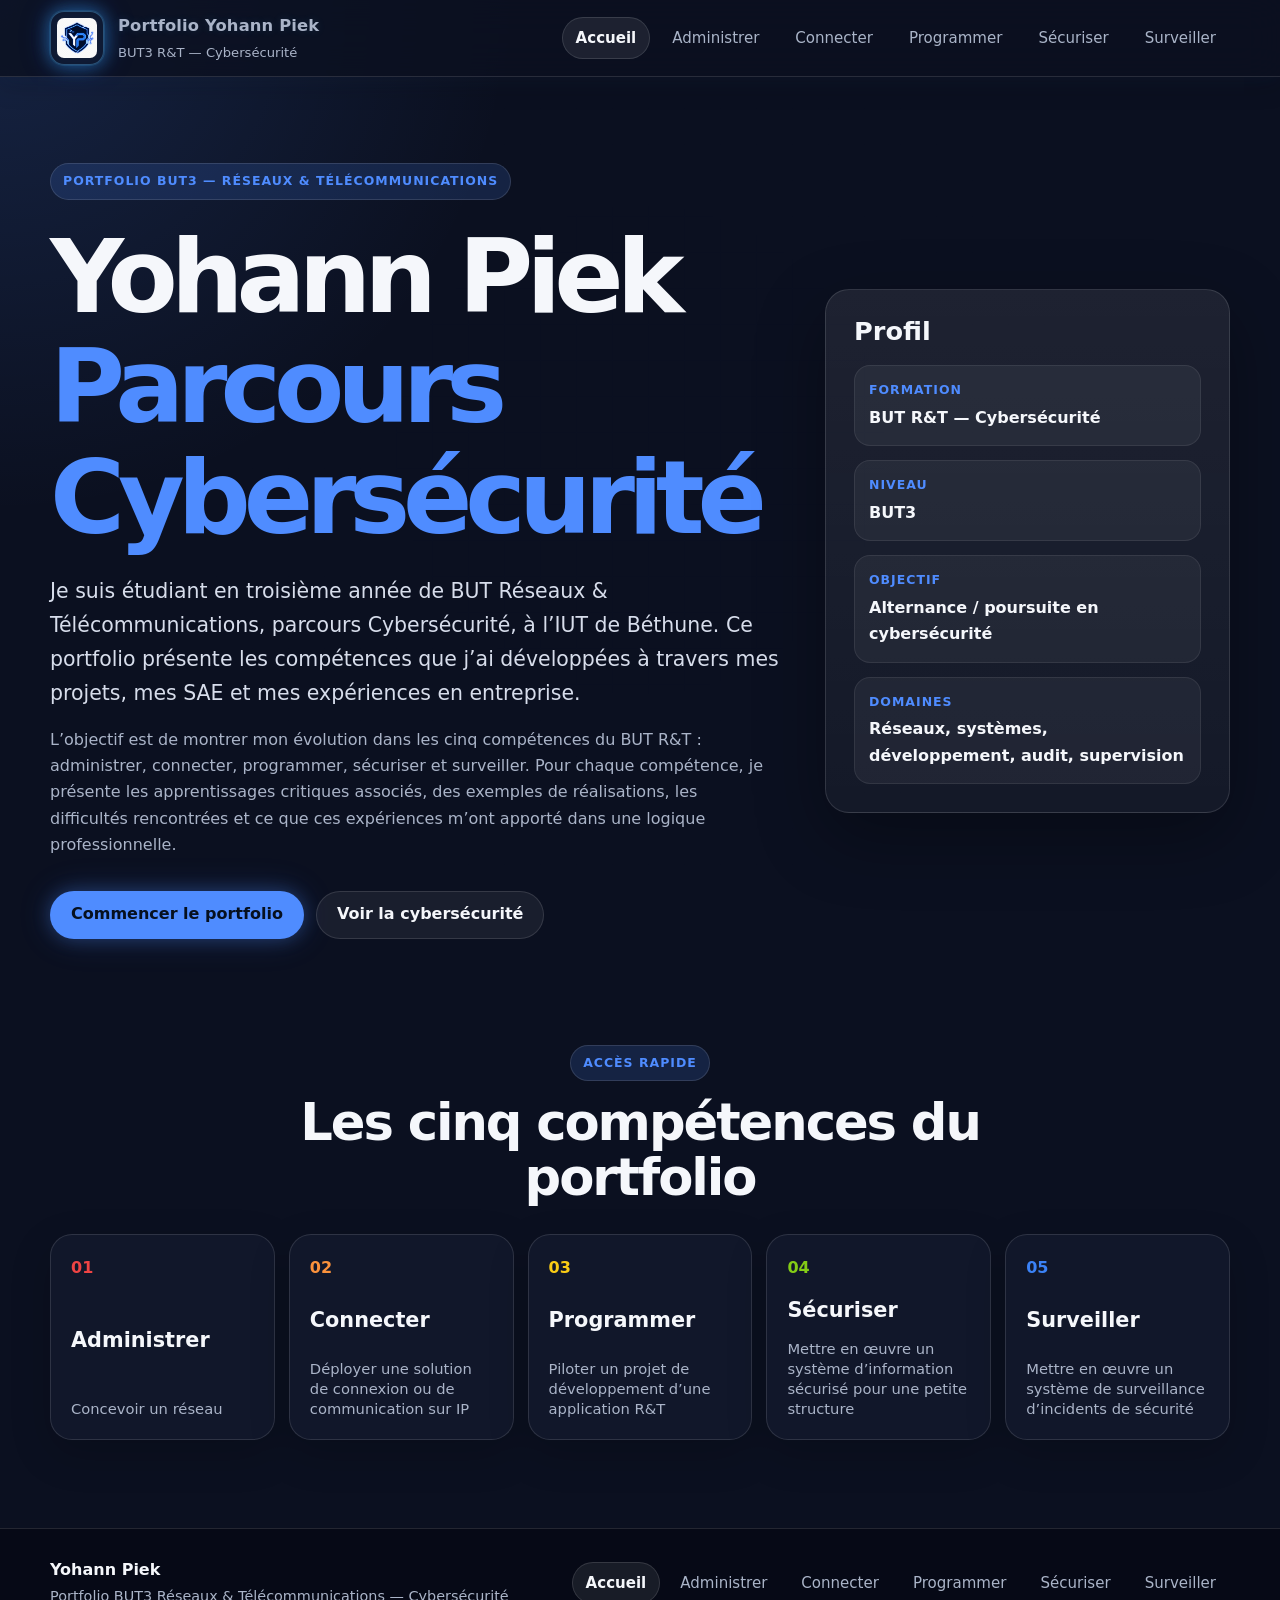
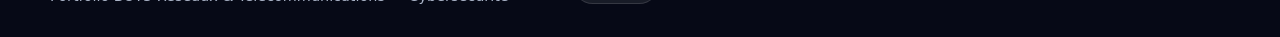
<file: index.html>
<!DOCTYPE html>
<html lang="fr">
<head>
  <meta charset="UTF-8" />
  <meta name="viewport" content="width=device-width, initial-scale=1.0" />
  <title>Portfolio BUT3 R&T Cybersécurité — Yohann Piek</title>
  <meta name="description" content="Portfolio BUT3 Réseaux et Télécommunications parcours Cybersécurité de Yohann Piek." />
  <link rel="stylesheet" href="css/styles.css" />
  <link rel="icon" type="image/png" href="images/logo-yp-neon.png" />
</head>
<body>
  <header class="site-header">
    <nav class="container navbar">
      <a class="logo" href="index.html#accueil" aria-label="Retour à l’accueil">
        <img class="logo-mark" src="images/logo-yp-neon.png" alt="Logo du portfolio" />
        <span class="logo-text">
          <strong>Portfolio Yohann Piek</strong>
          <span>BUT3 R&T — Cybersécurité</span>
        </span>
      </a>
      <div class="menu" aria-label="Navigation principale">
        <a class="home-link" href="index.html#accueil">Accueil</a><a href="administrer.html">Administrer</a><a href="connecter.html">Connecter</a><a href="programmer.html">Programmer</a><a href="securiser.html">Sécuriser</a><a href="surveiller.html">Surveiller</a>
      </div>
    </nav>
  </header>

  <main id="accueil">
    <section class="container hero-simple">
      <div class="hero-text">
        <span class="badge">Portfolio BUT3 — Réseaux & Télécommunications</span>
        <h1>Yohann Piek<br><span>Parcours Cybersécurité</span></h1>
        <p class="lead">
          Je suis étudiant en troisième année de BUT Réseaux & Télécommunications, parcours Cybersécurité, à l’IUT de Béthune. Ce portfolio présente les compétences que j’ai développées à travers mes projets, mes SAE et mes expériences en entreprise.
        </p>
        <p>
          L’objectif est de montrer mon évolution dans les cinq compétences du BUT R&T : administrer, connecter, programmer, sécuriser et surveiller. Pour chaque compétence, je présente les apprentissages critiques associés, des exemples de réalisations, les difficultés rencontrées et ce que ces expériences m’ont apporté dans une logique professionnelle.
        </p>
        <div class="hero-actions">
          <a class="btn btn-primary" href="administrer.html">Commencer le portfolio</a>
          <a class="btn btn-secondary" href="securiser.html">Voir la cybersécurité</a>
        </div>
      </div>
      <aside class="identity-card">
        <h2>Profil</h2>
        <dl>
          <div><dt>Formation</dt><dd>BUT R&T — Cybersécurité</dd></div>
          <div><dt>Niveau</dt><dd>BUT3</dd></div>
          <div><dt>Objectif</dt><dd>Alternance / poursuite en cybersécurité</dd></div>
          <div><dt>Domaines</dt><dd>Réseaux, systèmes, développement, audit, supervision</dd></div>
        </dl>
      </aside>
    </section>

    <section class="container competencies-footer" aria-labelledby="competences-title">
      <div class="section-heading compact">
        <span class="eyebrow">Accès rapide</span>
        <h2 id="competences-title">Les cinq compétences du portfolio</h2>
      </div>
      <div class="home-skills-grid">
        <a class="home-skill theme-red" href="administrer.html">
          <span class="skill-number">01</span>
          <strong>Administrer</strong>
          <em>Concevoir un réseau</em>
        </a>
<a class="home-skill theme-orange" href="connecter.html">
          <span class="skill-number">02</span>
          <strong>Connecter</strong>
          <em>Déployer une solution de connexion ou de communication sur IP</em>
        </a>
<a class="home-skill theme-yellow" href="programmer.html">
          <span class="skill-number">03</span>
          <strong>Programmer</strong>
          <em>Piloter un projet de développement d’une application R&T</em>
        </a>
<a class="home-skill theme-green" href="securiser.html">
          <span class="skill-number">04</span>
          <strong>Sécuriser</strong>
          <em>Mettre en œuvre un système d’information sécurisé pour une petite structure</em>
        </a>
<a class="home-skill theme-blue" href="surveiller.html">
          <span class="skill-number">05</span>
          <strong>Surveiller</strong>
          <em>Mettre en œuvre un système de surveillance d’incidents de sécurité</em>
        </a>
      </div>
    </section>
  </main>

  <footer class="site-footer">
    <div class="container footer-inner">
      <div>
        <strong>Yohann Piek</strong>
        <span>Portfolio BUT3 Réseaux & Télécommunications — Cybersécurité</span>
      </div>
      <nav class="footer-links" aria-label="Navigation secondaire">
        <a class="home-link" href="index.html#accueil">Accueil</a><a href="administrer.html">Administrer</a><a href="connecter.html">Connecter</a><a href="programmer.html">Programmer</a><a href="securiser.html">Sécuriser</a><a href="surveiller.html">Surveiller</a>
      </nav>
    </div>
  </footer>
</body>
</html>
</file>
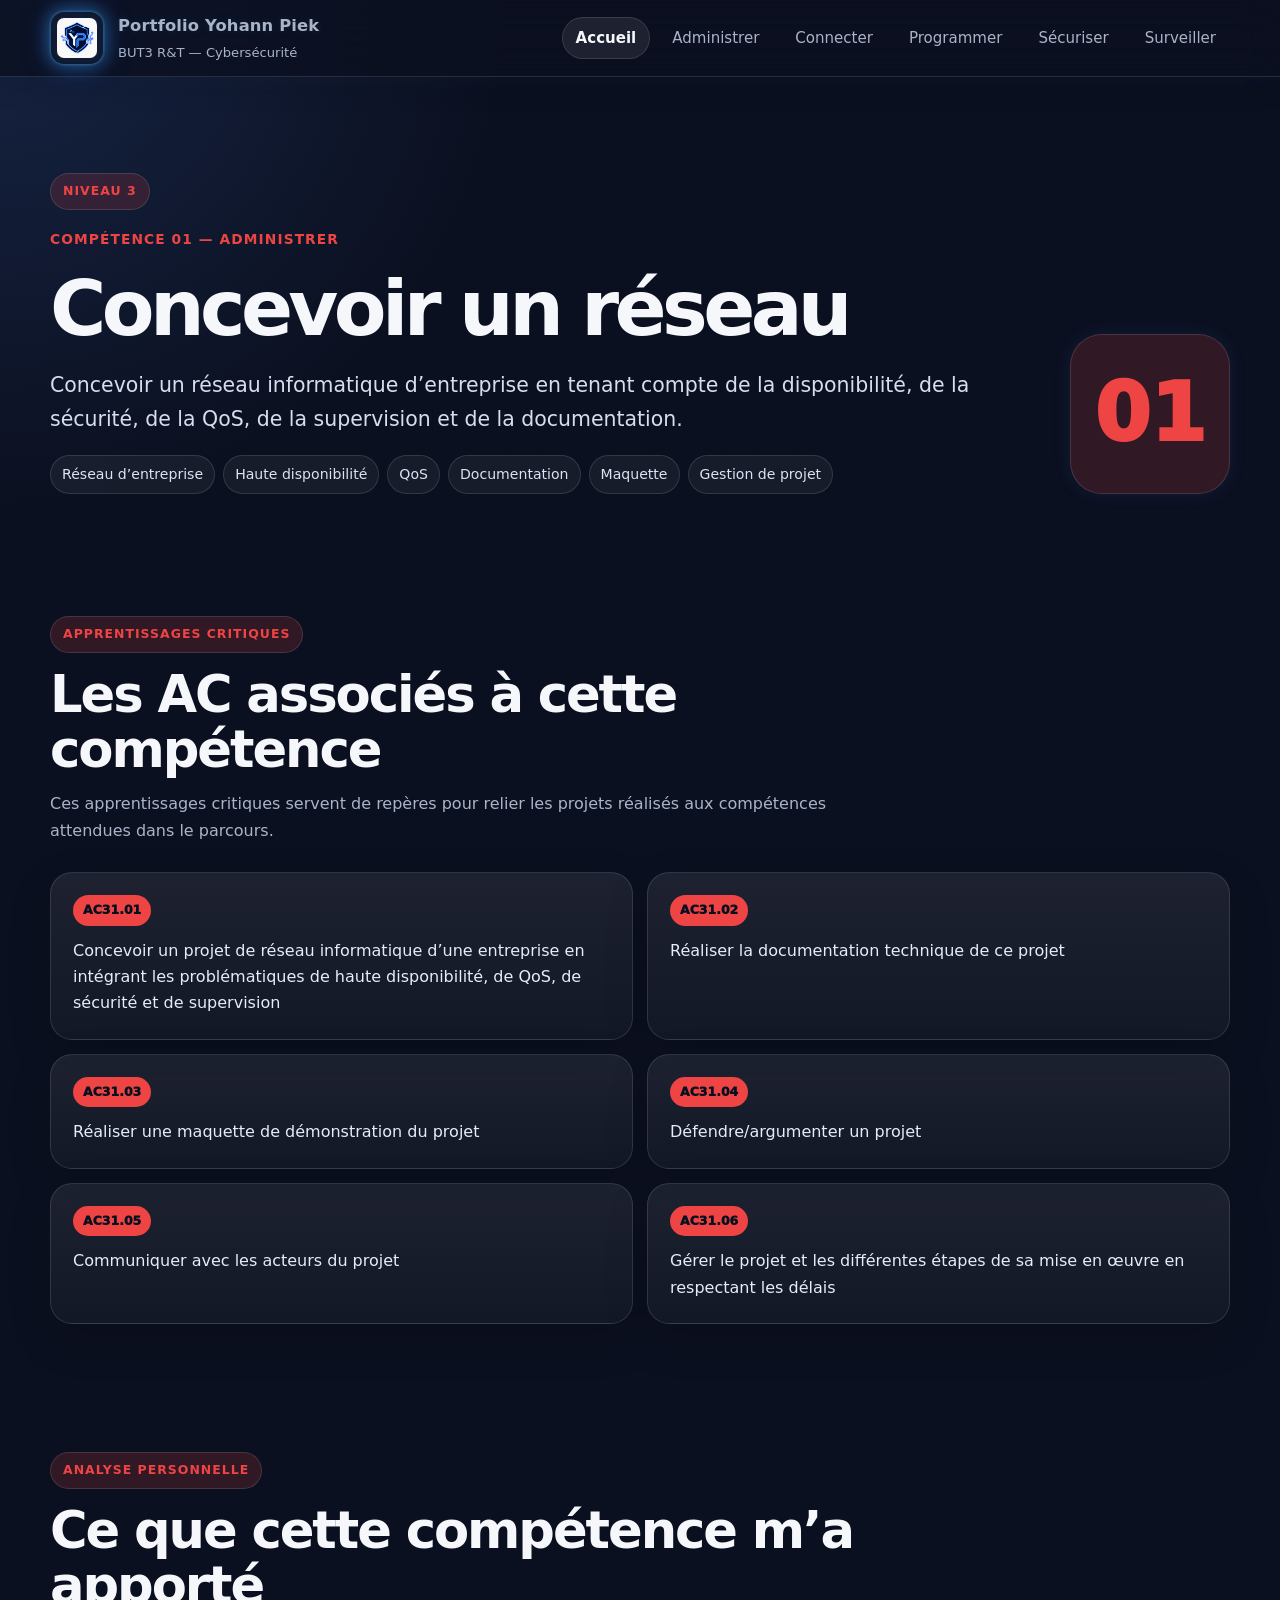
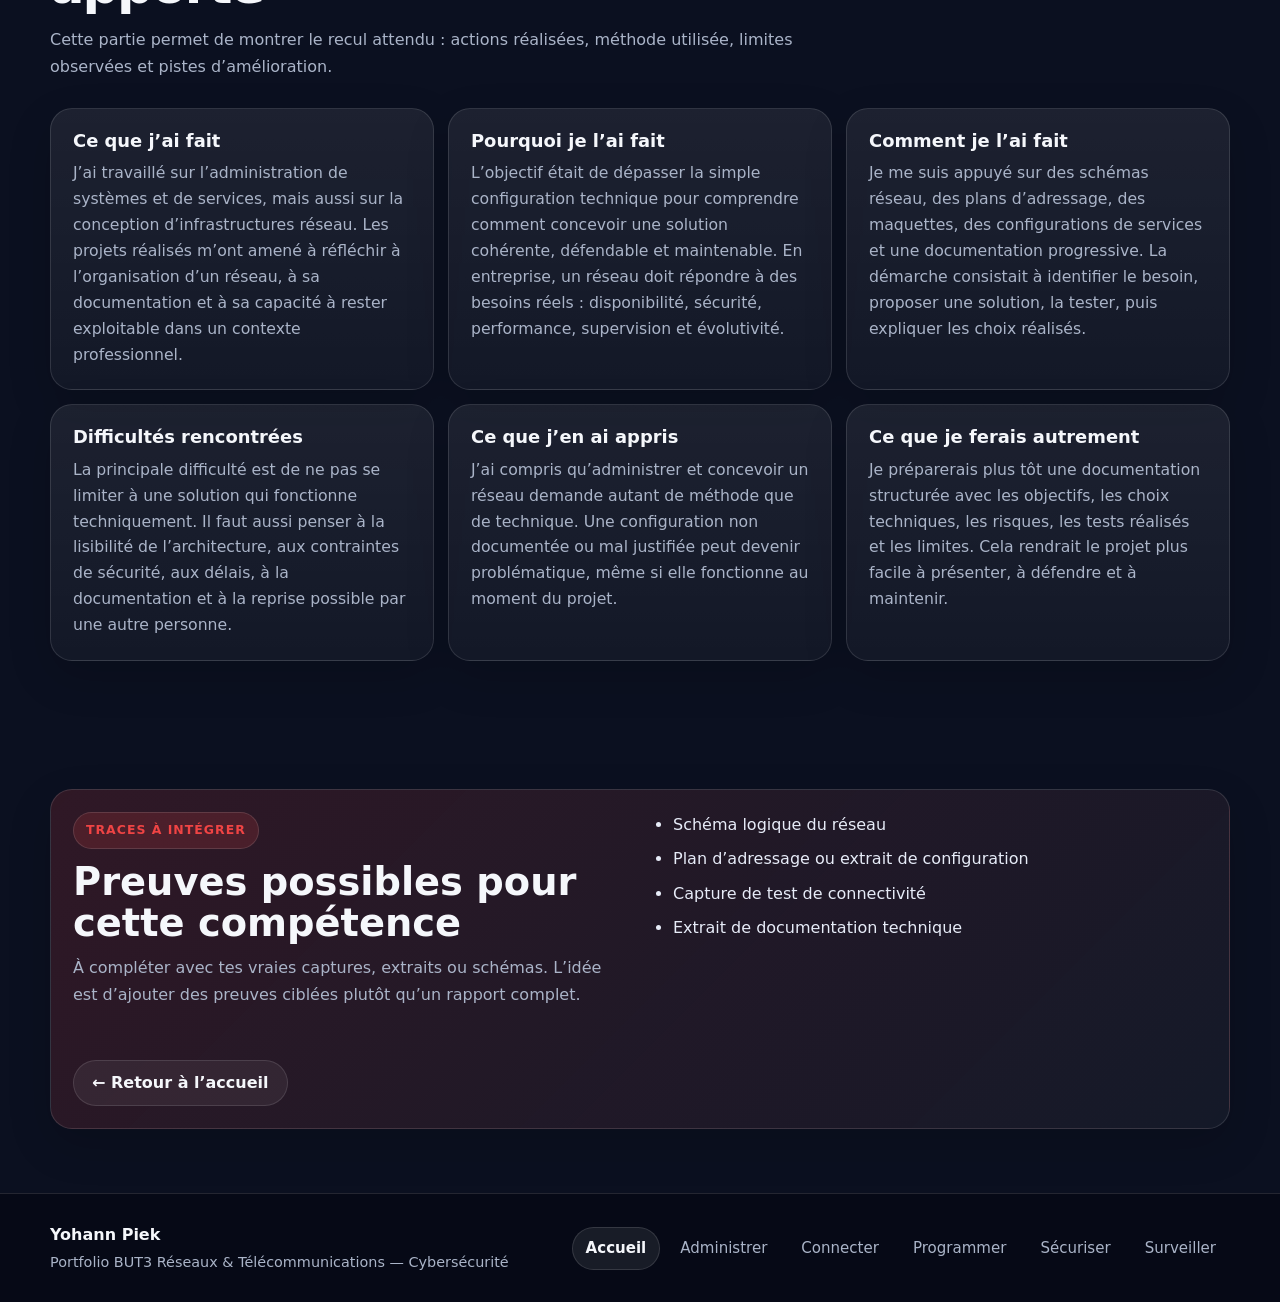
<file: administrer.html>
<!DOCTYPE html>
<html lang="fr">
<head>
  <meta charset="UTF-8" />
  <meta name="viewport" content="width=device-width, initial-scale=1.0" />
  <title>Administrer — Portfolio Yohann Piek</title>
  <meta name="description" content="Compétence Administrer du portfolio BUT3 R&T Cybersécurité de Yohann Piek." />
  <link rel="stylesheet" href="css/styles.css" />
  <link rel="icon" type="image/png" href="images/logo-yp-neon.png" />
</head>
<body class="theme-red">
  <header class="site-header">
    <nav class="container navbar">
      <a class="logo" href="index.html#accueil" aria-label="Retour à l’accueil">
        <img class="logo-mark" src="images/logo-yp-neon.png" alt="Logo du portfolio" />
        <span class="logo-text">
          <strong>Portfolio Yohann Piek</strong>
          <span>BUT3 R&T — Cybersécurité</span>
        </span>
      </a>
      <div class="menu" aria-label="Navigation principale">
        <a class="home-link" href="index.html#accueil">Accueil</a><a href="administrer.html">Administrer</a><a href="connecter.html">Connecter</a><a href="programmer.html">Programmer</a><a href="securiser.html">Sécuriser</a><a href="surveiller.html">Surveiller</a>
      </div>
    </nav>
  </header>

  <main>
    <section class="container page-hero">
      <div class="page-hero-content">
        <span class="badge">Niveau 3</span>
        <p class="competence-label">Compétence 01 — Administrer</p>
        <h1>Concevoir un réseau</h1>
        <p class="lead">Concevoir un réseau informatique d’entreprise en tenant compte de la disponibilité, de la sécurité, de la QoS, de la supervision et de la documentation.</p>
        <div class="tag-list"><span class="tag">Réseau d’entreprise</span><span class="tag">Haute disponibilité</span><span class="tag">QoS</span><span class="tag">Documentation</span><span class="tag">Maquette</span><span class="tag">Gestion de projet</span></div>
      </div>
      <div class="page-index">01</div>
    </section>

    <section class="container block">
      <div class="section-heading">
        <span class="eyebrow">Apprentissages critiques</span>
        <h2>Les AC associés à cette compétence</h2>
        <p>Ces apprentissages critiques servent de repères pour relier les projets réalisés aux compétences attendues dans le parcours.</p>
      </div>
      <div class="ac-grid">
        <article class="ac-card">
          <span>AC31.01</span>
          <p>Concevoir un projet de réseau informatique d’une entreprise en intégrant les problématiques de haute disponibilité, de QoS, de sécurité et de supervision</p>
        </article>
<article class="ac-card">
          <span>AC31.02</span>
          <p>Réaliser la documentation technique de ce projet</p>
        </article>
<article class="ac-card">
          <span>AC31.03</span>
          <p>Réaliser une maquette de démonstration du projet</p>
        </article>
<article class="ac-card">
          <span>AC31.04</span>
          <p>Défendre/argumenter un projet</p>
        </article>
<article class="ac-card">
          <span>AC31.05</span>
          <p>Communiquer avec les acteurs du projet</p>
        </article>
<article class="ac-card">
          <span>AC31.06</span>
          <p>Gérer le projet et les différentes étapes de sa mise en œuvre en respectant les délais</p>
        </article>
      </div>
    </section>

    <section class="container block">
      <div class="section-heading">
        <span class="eyebrow">Analyse personnelle</span>
        <h2>Ce que cette compétence m’a apporté</h2>
        <p>Cette partie permet de montrer le recul attendu : actions réalisées, méthode utilisée, limites observées et pistes d’amélioration.</p>
      </div>
      <div class="reflection-grid">
        <article class="reflection-card">
          <h3>Ce que j’ai fait</h3>
          <p>J’ai travaillé sur l’administration de systèmes et de services, mais aussi sur la conception d’infrastructures réseau. Les projets réalisés m’ont amené à réfléchir à l’organisation d’un réseau, à sa documentation et à sa capacité à rester exploitable dans un contexte professionnel.</p>
        </article>
<article class="reflection-card">
          <h3>Pourquoi je l’ai fait</h3>
          <p>L’objectif était de dépasser la simple configuration technique pour comprendre comment concevoir une solution cohérente, défendable et maintenable. En entreprise, un réseau doit répondre à des besoins réels : disponibilité, sécurité, performance, supervision et évolutivité.</p>
        </article>
<article class="reflection-card">
          <h3>Comment je l’ai fait</h3>
          <p>Je me suis appuyé sur des schémas réseau, des plans d’adressage, des maquettes, des configurations de services et une documentation progressive. La démarche consistait à identifier le besoin, proposer une solution, la tester, puis expliquer les choix réalisés.</p>
        </article>
<article class="reflection-card">
          <h3>Difficultés rencontrées</h3>
          <p>La principale difficulté est de ne pas se limiter à une solution qui fonctionne techniquement. Il faut aussi penser à la lisibilité de l’architecture, aux contraintes de sécurité, aux délais, à la documentation et à la reprise possible par une autre personne.</p>
        </article>
<article class="reflection-card">
          <h3>Ce que j’en ai appris</h3>
          <p>J’ai compris qu’administrer et concevoir un réseau demande autant de méthode que de technique. Une configuration non documentée ou mal justifiée peut devenir problématique, même si elle fonctionne au moment du projet.</p>
        </article>
<article class="reflection-card">
          <h3>Ce que je ferais autrement</h3>
          <p>Je préparerais plus tôt une documentation structurée avec les objectifs, les choix techniques, les risques, les tests réalisés et les limites. Cela rendrait le projet plus facile à présenter, à défendre et à maintenir.</p>
        </article>
      </div>
    </section>

    <section class="container block trace-section">
      <div class="trace-card">
        <div>
          <span class="eyebrow">Traces à intégrer</span>
          <h2>Preuves possibles pour cette compétence</h2>
          <p>À compléter avec tes vraies captures, extraits ou schémas. L’idée est d’ajouter des preuves ciblées plutôt qu’un rapport complet.</p>
        </div>
        <ul>
          <li>Schéma logique du réseau</li><li>Plan d’adressage ou extrait de configuration</li><li>Capture de test de connectivité</li><li>Extrait de documentation technique</li>
        </ul>
        <div class="back-home-wrap">
          <a class="back-home-btn" href="index.html#accueil">← Retour à l’accueil</a>
        </div>
      </div>
    </section>
  </main>

  <footer class="site-footer">
    <div class="container footer-inner">
      <div>
        <strong>Yohann Piek</strong>
        <span>Portfolio BUT3 Réseaux & Télécommunications — Cybersécurité</span>
      </div>
      <nav class="footer-links" aria-label="Navigation secondaire">
        <a class="home-link" href="index.html#accueil">Accueil</a><a href="administrer.html">Administrer</a><a href="connecter.html">Connecter</a><a href="programmer.html">Programmer</a><a href="securiser.html">Sécuriser</a><a href="surveiller.html">Surveiller</a>
      </nav>
    </div>
  </footer>
</body>
</html>
</file>
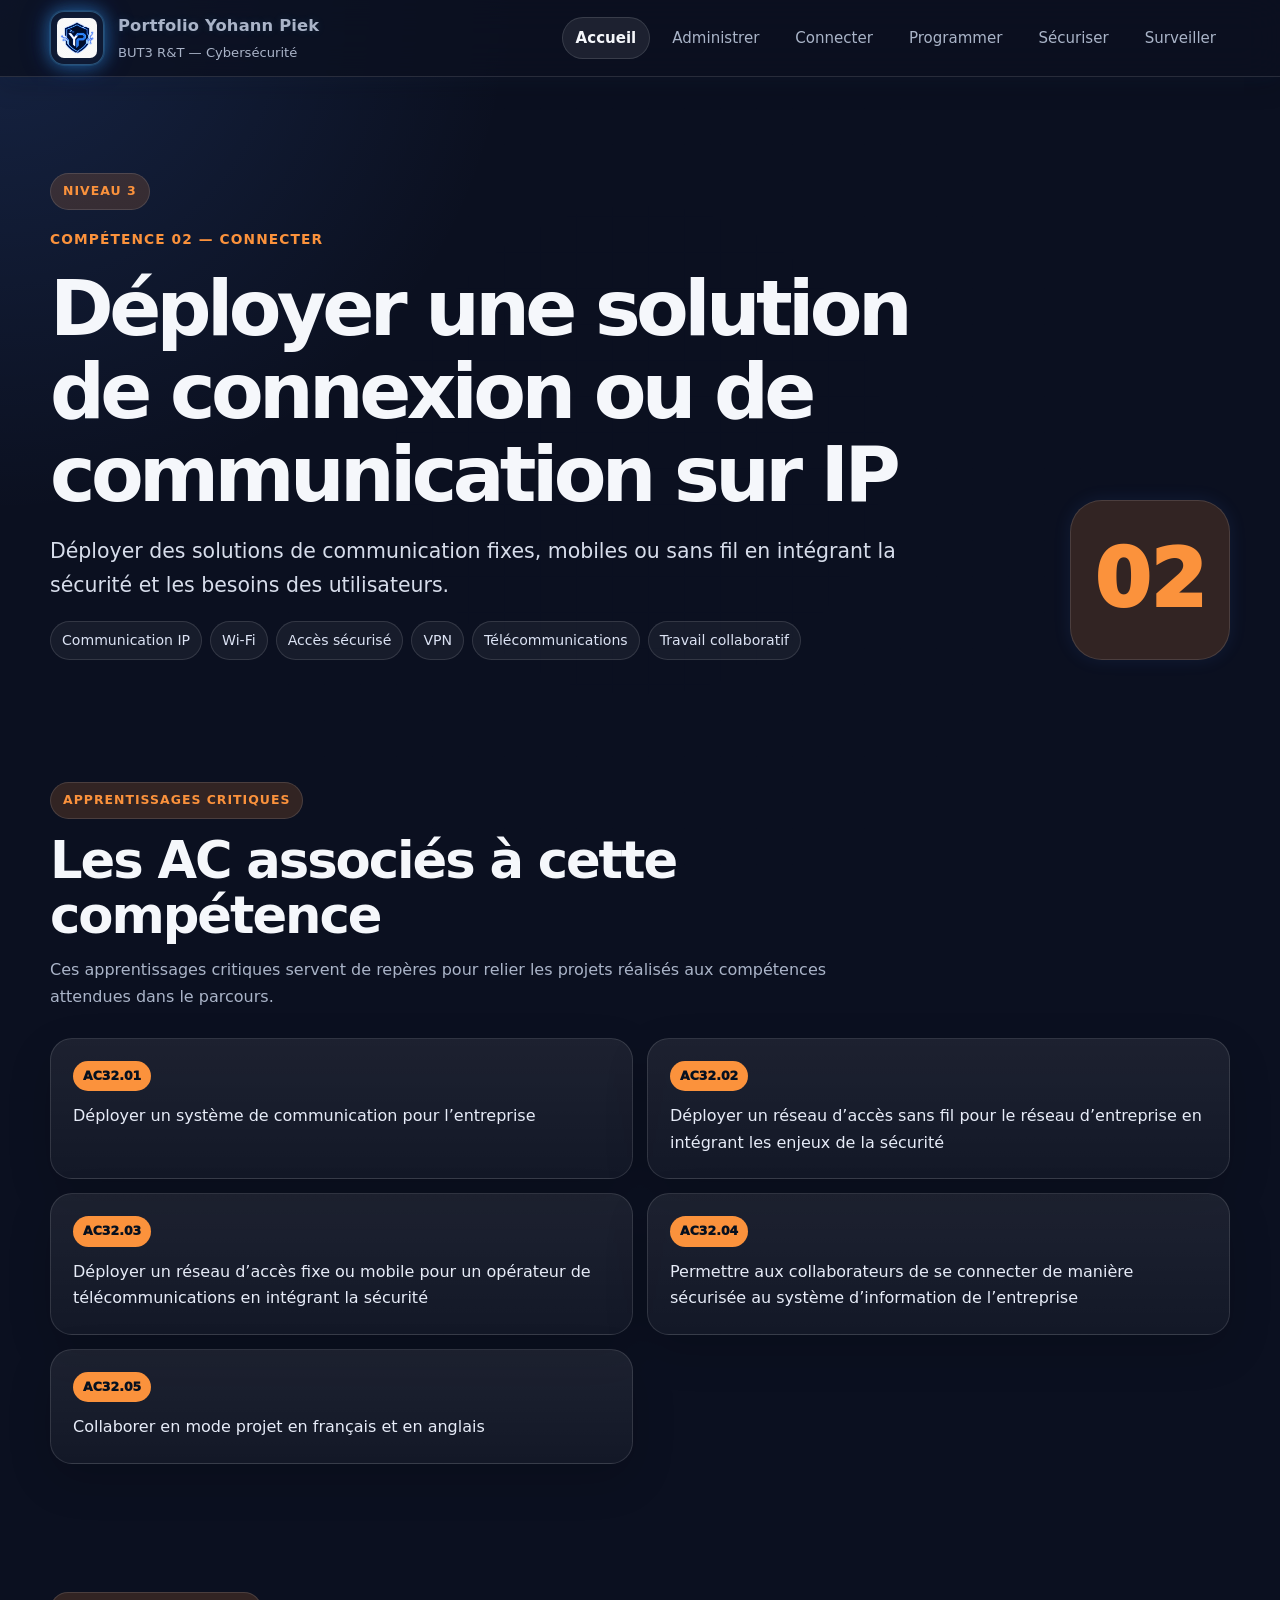
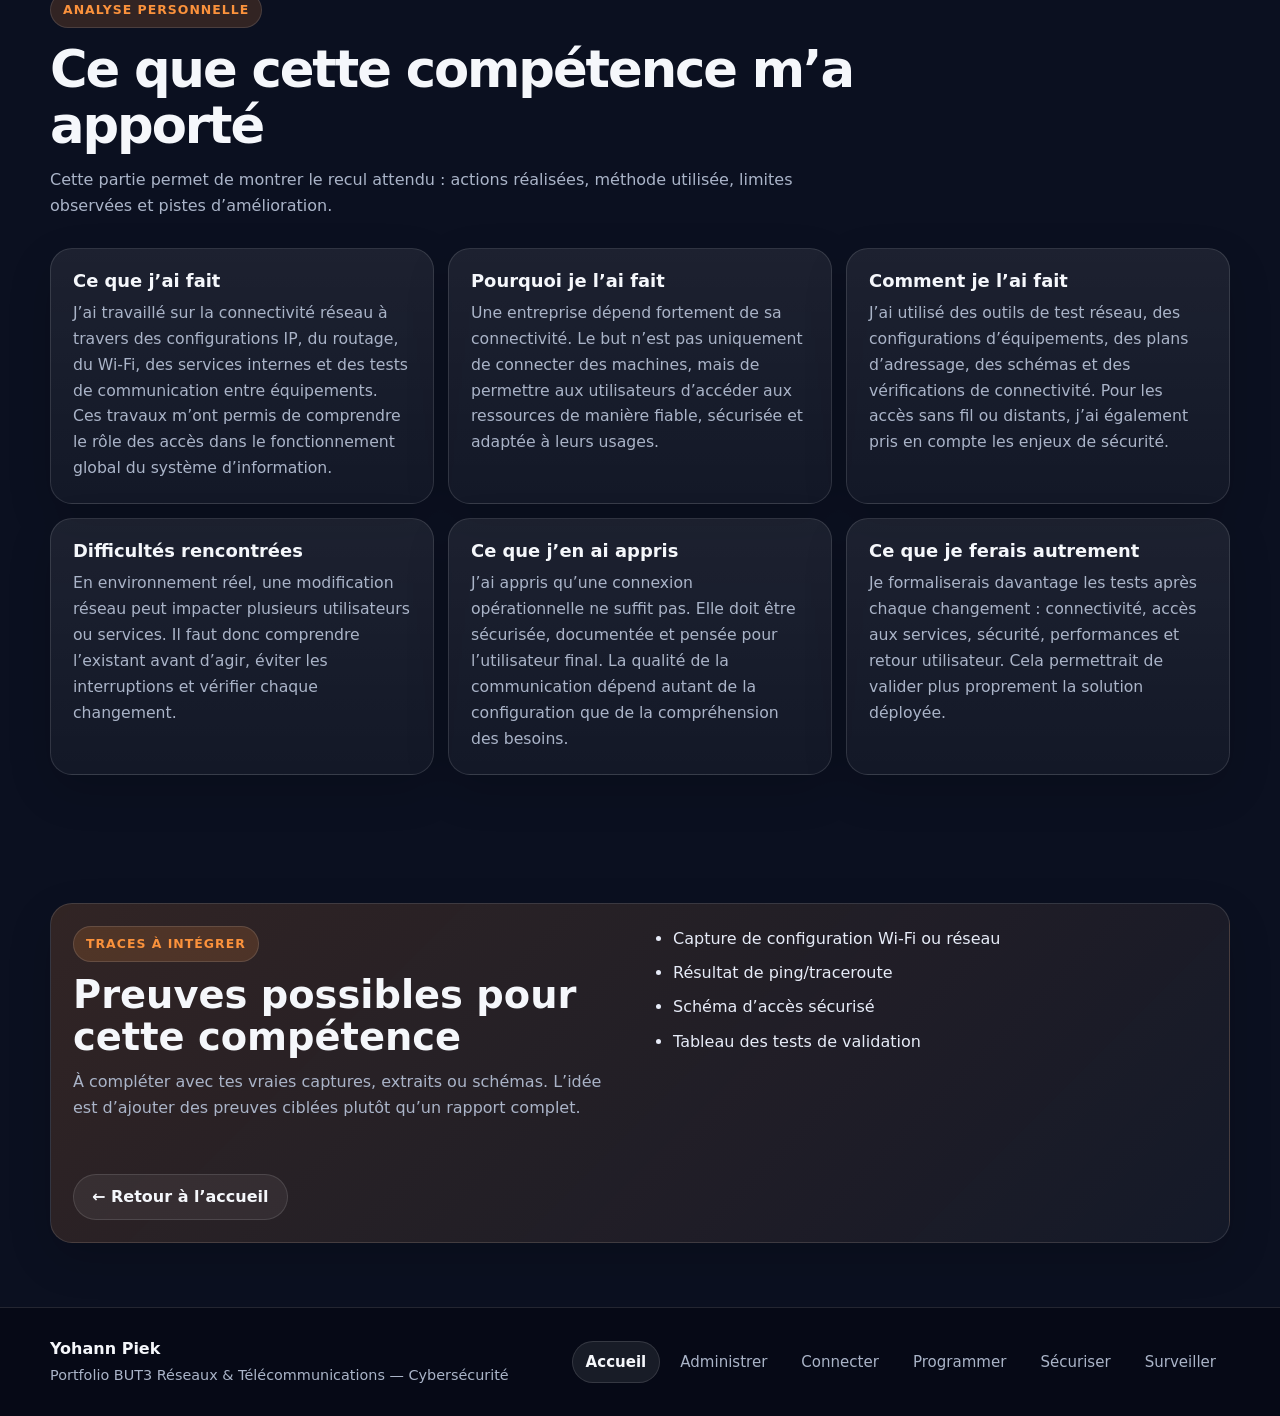
<file: connecter.html>
<!DOCTYPE html>
<html lang="fr">
<head>
  <meta charset="UTF-8" />
  <meta name="viewport" content="width=device-width, initial-scale=1.0" />
  <title>Connecter — Portfolio Yohann Piek</title>
  <meta name="description" content="Compétence Connecter du portfolio BUT3 R&T Cybersécurité de Yohann Piek." />
  <link rel="stylesheet" href="css/styles.css" />
  <link rel="icon" type="image/png" href="images/logo-yp-neon.png" />
</head>
<body class="theme-orange">
  <header class="site-header">
    <nav class="container navbar">
      <a class="logo" href="index.html#accueil" aria-label="Retour à l’accueil">
        <img class="logo-mark" src="images/logo-yp-neon.png" alt="Logo du portfolio" />
        <span class="logo-text">
          <strong>Portfolio Yohann Piek</strong>
          <span>BUT3 R&T — Cybersécurité</span>
        </span>
      </a>
      <div class="menu" aria-label="Navigation principale">
        <a class="home-link" href="index.html#accueil">Accueil</a><a href="administrer.html">Administrer</a><a href="connecter.html">Connecter</a><a href="programmer.html">Programmer</a><a href="securiser.html">Sécuriser</a><a href="surveiller.html">Surveiller</a>
      </div>
    </nav>
  </header>

  <main>
    <section class="container page-hero">
      <div class="page-hero-content">
        <span class="badge">Niveau 3</span>
        <p class="competence-label">Compétence 02 — Connecter</p>
        <h1>Déployer une solution de connexion ou de communication sur IP</h1>
        <p class="lead">Déployer des solutions de communication fixes, mobiles ou sans fil en intégrant la sécurité et les besoins des utilisateurs.</p>
        <div class="tag-list"><span class="tag">Communication IP</span><span class="tag">Wi-Fi</span><span class="tag">Accès sécurisé</span><span class="tag">VPN</span><span class="tag">Télécommunications</span><span class="tag">Travail collaboratif</span></div>
      </div>
      <div class="page-index">02</div>
    </section>

    <section class="container block">
      <div class="section-heading">
        <span class="eyebrow">Apprentissages critiques</span>
        <h2>Les AC associés à cette compétence</h2>
        <p>Ces apprentissages critiques servent de repères pour relier les projets réalisés aux compétences attendues dans le parcours.</p>
      </div>
      <div class="ac-grid">
        <article class="ac-card">
          <span>AC32.01</span>
          <p>Déployer un système de communication pour l’entreprise</p>
        </article>
<article class="ac-card">
          <span>AC32.02</span>
          <p>Déployer un réseau d’accès sans fil pour le réseau d’entreprise en intégrant les enjeux de la sécurité</p>
        </article>
<article class="ac-card">
          <span>AC32.03</span>
          <p>Déployer un réseau d’accès fixe ou mobile pour un opérateur de télécommunications en intégrant la sécurité</p>
        </article>
<article class="ac-card">
          <span>AC32.04</span>
          <p>Permettre aux collaborateurs de se connecter de manière sécurisée au système d’information de l’entreprise</p>
        </article>
<article class="ac-card">
          <span>AC32.05</span>
          <p>Collaborer en mode projet en français et en anglais</p>
        </article>
      </div>
    </section>

    <section class="container block">
      <div class="section-heading">
        <span class="eyebrow">Analyse personnelle</span>
        <h2>Ce que cette compétence m’a apporté</h2>
        <p>Cette partie permet de montrer le recul attendu : actions réalisées, méthode utilisée, limites observées et pistes d’amélioration.</p>
      </div>
      <div class="reflection-grid">
        <article class="reflection-card">
          <h3>Ce que j’ai fait</h3>
          <p>J’ai travaillé sur la connectivité réseau à travers des configurations IP, du routage, du Wi-Fi, des services internes et des tests de communication entre équipements. Ces travaux m’ont permis de comprendre le rôle des accès dans le fonctionnement global du système d’information.</p>
        </article>
<article class="reflection-card">
          <h3>Pourquoi je l’ai fait</h3>
          <p>Une entreprise dépend fortement de sa connectivité. Le but n’est pas uniquement de connecter des machines, mais de permettre aux utilisateurs d’accéder aux ressources de manière fiable, sécurisée et adaptée à leurs usages.</p>
        </article>
<article class="reflection-card">
          <h3>Comment je l’ai fait</h3>
          <p>J’ai utilisé des outils de test réseau, des configurations d’équipements, des plans d’adressage, des schémas et des vérifications de connectivité. Pour les accès sans fil ou distants, j’ai également pris en compte les enjeux de sécurité.</p>
        </article>
<article class="reflection-card">
          <h3>Difficultés rencontrées</h3>
          <p>En environnement réel, une modification réseau peut impacter plusieurs utilisateurs ou services. Il faut donc comprendre l’existant avant d’agir, éviter les interruptions et vérifier chaque changement.</p>
        </article>
<article class="reflection-card">
          <h3>Ce que j’en ai appris</h3>
          <p>J’ai appris qu’une connexion opérationnelle ne suffit pas. Elle doit être sécurisée, documentée et pensée pour l’utilisateur final. La qualité de la communication dépend autant de la configuration que de la compréhension des besoins.</p>
        </article>
<article class="reflection-card">
          <h3>Ce que je ferais autrement</h3>
          <p>Je formaliserais davantage les tests après chaque changement : connectivité, accès aux services, sécurité, performances et retour utilisateur. Cela permettrait de valider plus proprement la solution déployée.</p>
        </article>
      </div>
    </section>

    <section class="container block trace-section">
      <div class="trace-card">
        <div>
          <span class="eyebrow">Traces à intégrer</span>
          <h2>Preuves possibles pour cette compétence</h2>
          <p>À compléter avec tes vraies captures, extraits ou schémas. L’idée est d’ajouter des preuves ciblées plutôt qu’un rapport complet.</p>
        </div>
        <ul>
          <li>Capture de configuration Wi-Fi ou réseau</li><li>Résultat de ping/traceroute</li><li>Schéma d’accès sécurisé</li><li>Tableau des tests de validation</li>
        </ul>
        <div class="back-home-wrap">
          <a class="back-home-btn" href="index.html#accueil">← Retour à l’accueil</a>
        </div>
      </div>
    </section>
  </main>

  <footer class="site-footer">
    <div class="container footer-inner">
      <div>
        <strong>Yohann Piek</strong>
        <span>Portfolio BUT3 Réseaux & Télécommunications — Cybersécurité</span>
      </div>
      <nav class="footer-links" aria-label="Navigation secondaire">
        <a class="home-link" href="index.html#accueil">Accueil</a><a href="administrer.html">Administrer</a><a href="connecter.html">Connecter</a><a href="programmer.html">Programmer</a><a href="securiser.html">Sécuriser</a><a href="surveiller.html">Surveiller</a>
      </nav>
    </div>
  </footer>
</body>
</html>
</file>
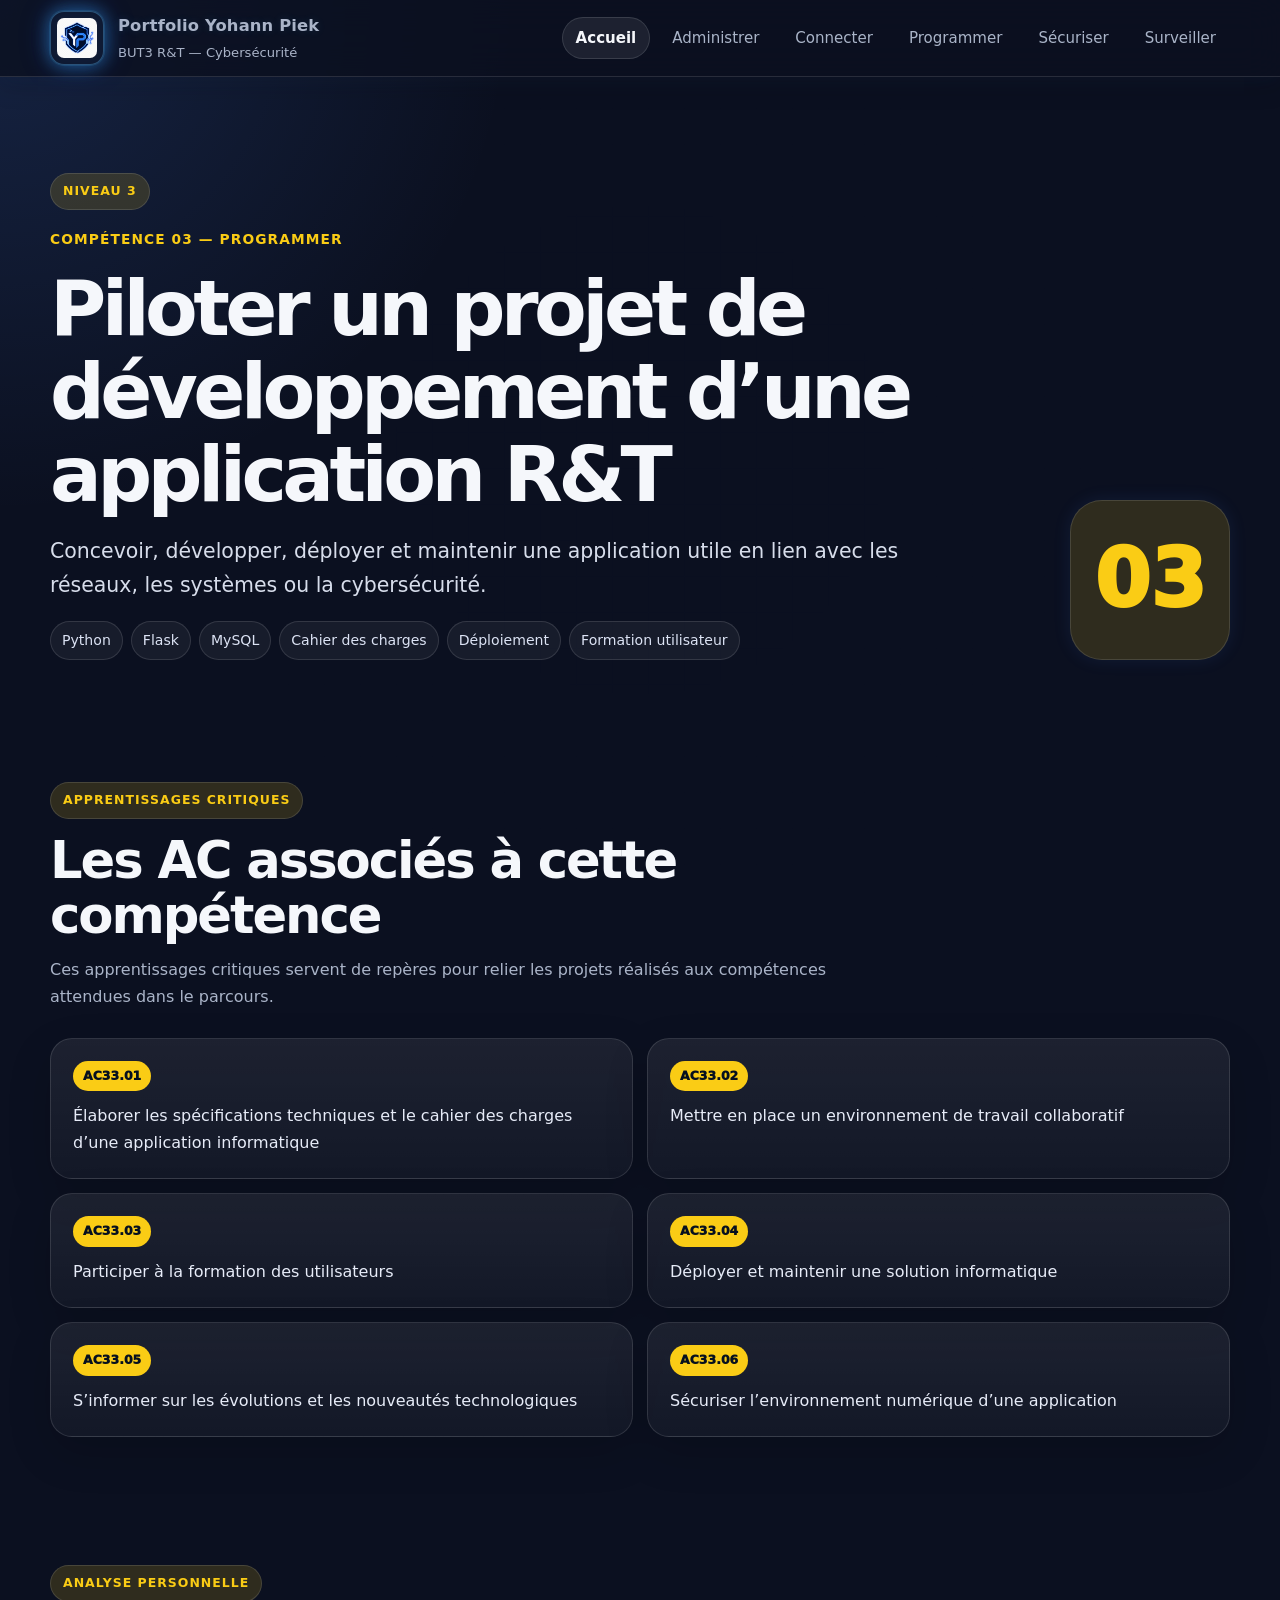
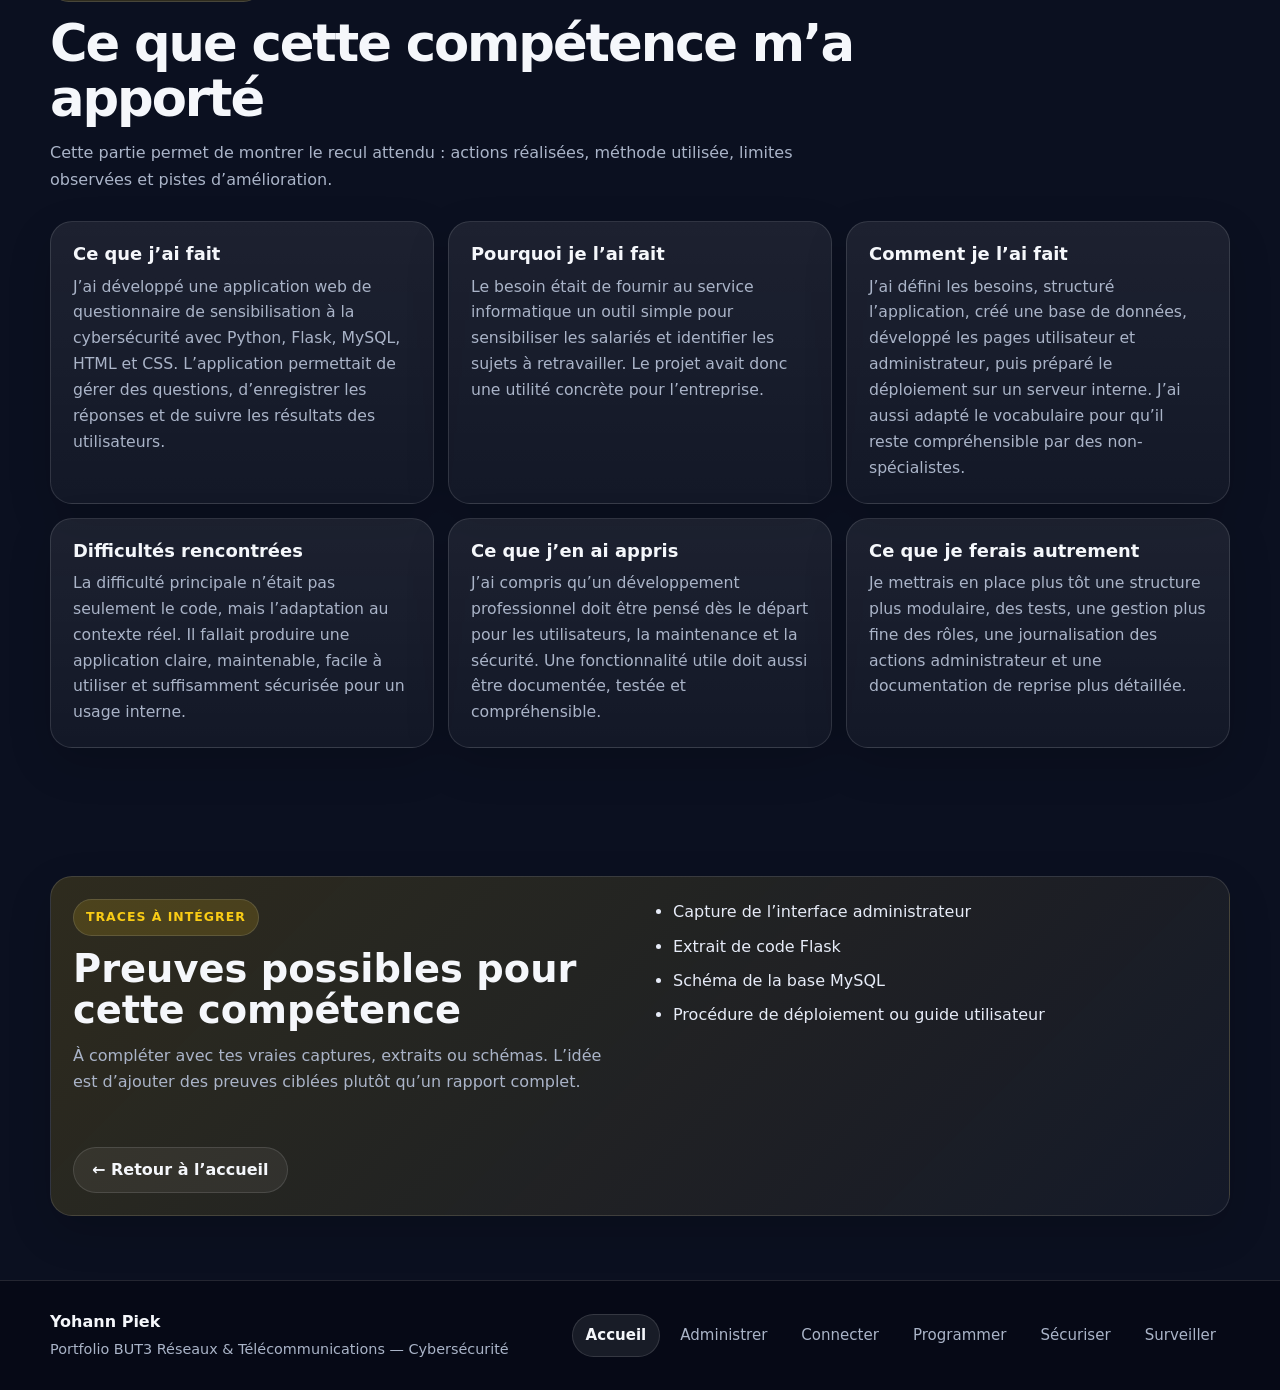
<file: programmer.html>
<!DOCTYPE html>
<html lang="fr">
<head>
  <meta charset="UTF-8" />
  <meta name="viewport" content="width=device-width, initial-scale=1.0" />
  <title>Programmer — Portfolio Yohann Piek</title>
  <meta name="description" content="Compétence Programmer du portfolio BUT3 R&T Cybersécurité de Yohann Piek." />
  <link rel="stylesheet" href="css/styles.css" />
  <link rel="icon" type="image/png" href="images/logo-yp-neon.png" />
</head>
<body class="theme-yellow">
  <header class="site-header">
    <nav class="container navbar">
      <a class="logo" href="index.html#accueil" aria-label="Retour à l’accueil">
        <img class="logo-mark" src="images/logo-yp-neon.png" alt="Logo du portfolio" />
        <span class="logo-text">
          <strong>Portfolio Yohann Piek</strong>
          <span>BUT3 R&T — Cybersécurité</span>
        </span>
      </a>
      <div class="menu" aria-label="Navigation principale">
        <a class="home-link" href="index.html#accueil">Accueil</a><a href="administrer.html">Administrer</a><a href="connecter.html">Connecter</a><a href="programmer.html">Programmer</a><a href="securiser.html">Sécuriser</a><a href="surveiller.html">Surveiller</a>
      </div>
    </nav>
  </header>

  <main>
    <section class="container page-hero">
      <div class="page-hero-content">
        <span class="badge">Niveau 3</span>
        <p class="competence-label">Compétence 03 — Programmer</p>
        <h1>Piloter un projet de développement d’une application R&T</h1>
        <p class="lead">Concevoir, développer, déployer et maintenir une application utile en lien avec les réseaux, les systèmes ou la cybersécurité.</p>
        <div class="tag-list"><span class="tag">Python</span><span class="tag">Flask</span><span class="tag">MySQL</span><span class="tag">Cahier des charges</span><span class="tag">Déploiement</span><span class="tag">Formation utilisateur</span></div>
      </div>
      <div class="page-index">03</div>
    </section>

    <section class="container block">
      <div class="section-heading">
        <span class="eyebrow">Apprentissages critiques</span>
        <h2>Les AC associés à cette compétence</h2>
        <p>Ces apprentissages critiques servent de repères pour relier les projets réalisés aux compétences attendues dans le parcours.</p>
      </div>
      <div class="ac-grid">
        <article class="ac-card">
          <span>AC33.01</span>
          <p>Élaborer les spécifications techniques et le cahier des charges d’une application informatique</p>
        </article>
<article class="ac-card">
          <span>AC33.02</span>
          <p>Mettre en place un environnement de travail collaboratif</p>
        </article>
<article class="ac-card">
          <span>AC33.03</span>
          <p>Participer à la formation des utilisateurs</p>
        </article>
<article class="ac-card">
          <span>AC33.04</span>
          <p>Déployer et maintenir une solution informatique</p>
        </article>
<article class="ac-card">
          <span>AC33.05</span>
          <p>S’informer sur les évolutions et les nouveautés technologiques</p>
        </article>
<article class="ac-card">
          <span>AC33.06</span>
          <p>Sécuriser l’environnement numérique d’une application</p>
        </article>
      </div>
    </section>

    <section class="container block">
      <div class="section-heading">
        <span class="eyebrow">Analyse personnelle</span>
        <h2>Ce que cette compétence m’a apporté</h2>
        <p>Cette partie permet de montrer le recul attendu : actions réalisées, méthode utilisée, limites observées et pistes d’amélioration.</p>
      </div>
      <div class="reflection-grid">
        <article class="reflection-card">
          <h3>Ce que j’ai fait</h3>
          <p>J’ai développé une application web de questionnaire de sensibilisation à la cybersécurité avec Python, Flask, MySQL, HTML et CSS. L’application permettait de gérer des questions, d’enregistrer les réponses et de suivre les résultats des utilisateurs.</p>
        </article>
<article class="reflection-card">
          <h3>Pourquoi je l’ai fait</h3>
          <p>Le besoin était de fournir au service informatique un outil simple pour sensibiliser les salariés et identifier les sujets à retravailler. Le projet avait donc une utilité concrète pour l’entreprise.</p>
        </article>
<article class="reflection-card">
          <h3>Comment je l’ai fait</h3>
          <p>J’ai défini les besoins, structuré l’application, créé une base de données, développé les pages utilisateur et administrateur, puis préparé le déploiement sur un serveur interne. J’ai aussi adapté le vocabulaire pour qu’il reste compréhensible par des non-spécialistes.</p>
        </article>
<article class="reflection-card">
          <h3>Difficultés rencontrées</h3>
          <p>La difficulté principale n’était pas seulement le code, mais l’adaptation au contexte réel. Il fallait produire une application claire, maintenable, facile à utiliser et suffisamment sécurisée pour un usage interne.</p>
        </article>
<article class="reflection-card">
          <h3>Ce que j’en ai appris</h3>
          <p>J’ai compris qu’un développement professionnel doit être pensé dès le départ pour les utilisateurs, la maintenance et la sécurité. Une fonctionnalité utile doit aussi être documentée, testée et compréhensible.</p>
        </article>
<article class="reflection-card">
          <h3>Ce que je ferais autrement</h3>
          <p>Je mettrais en place plus tôt une structure plus modulaire, des tests, une gestion plus fine des rôles, une journalisation des actions administrateur et une documentation de reprise plus détaillée.</p>
        </article>
      </div>
    </section>

    <section class="container block trace-section">
      <div class="trace-card">
        <div>
          <span class="eyebrow">Traces à intégrer</span>
          <h2>Preuves possibles pour cette compétence</h2>
          <p>À compléter avec tes vraies captures, extraits ou schémas. L’idée est d’ajouter des preuves ciblées plutôt qu’un rapport complet.</p>
        </div>
        <ul>
          <li>Capture de l’interface administrateur</li><li>Extrait de code Flask</li><li>Schéma de la base MySQL</li><li>Procédure de déploiement ou guide utilisateur</li>
        </ul>
        <div class="back-home-wrap">
          <a class="back-home-btn" href="index.html#accueil">← Retour à l’accueil</a>
        </div>
      </div>
    </section>
  </main>

  <footer class="site-footer">
    <div class="container footer-inner">
      <div>
        <strong>Yohann Piek</strong>
        <span>Portfolio BUT3 Réseaux & Télécommunications — Cybersécurité</span>
      </div>
      <nav class="footer-links" aria-label="Navigation secondaire">
        <a class="home-link" href="index.html#accueil">Accueil</a><a href="administrer.html">Administrer</a><a href="connecter.html">Connecter</a><a href="programmer.html">Programmer</a><a href="securiser.html">Sécuriser</a><a href="surveiller.html">Surveiller</a>
      </nav>
    </div>
  </footer>
</body>
</html>
</file>
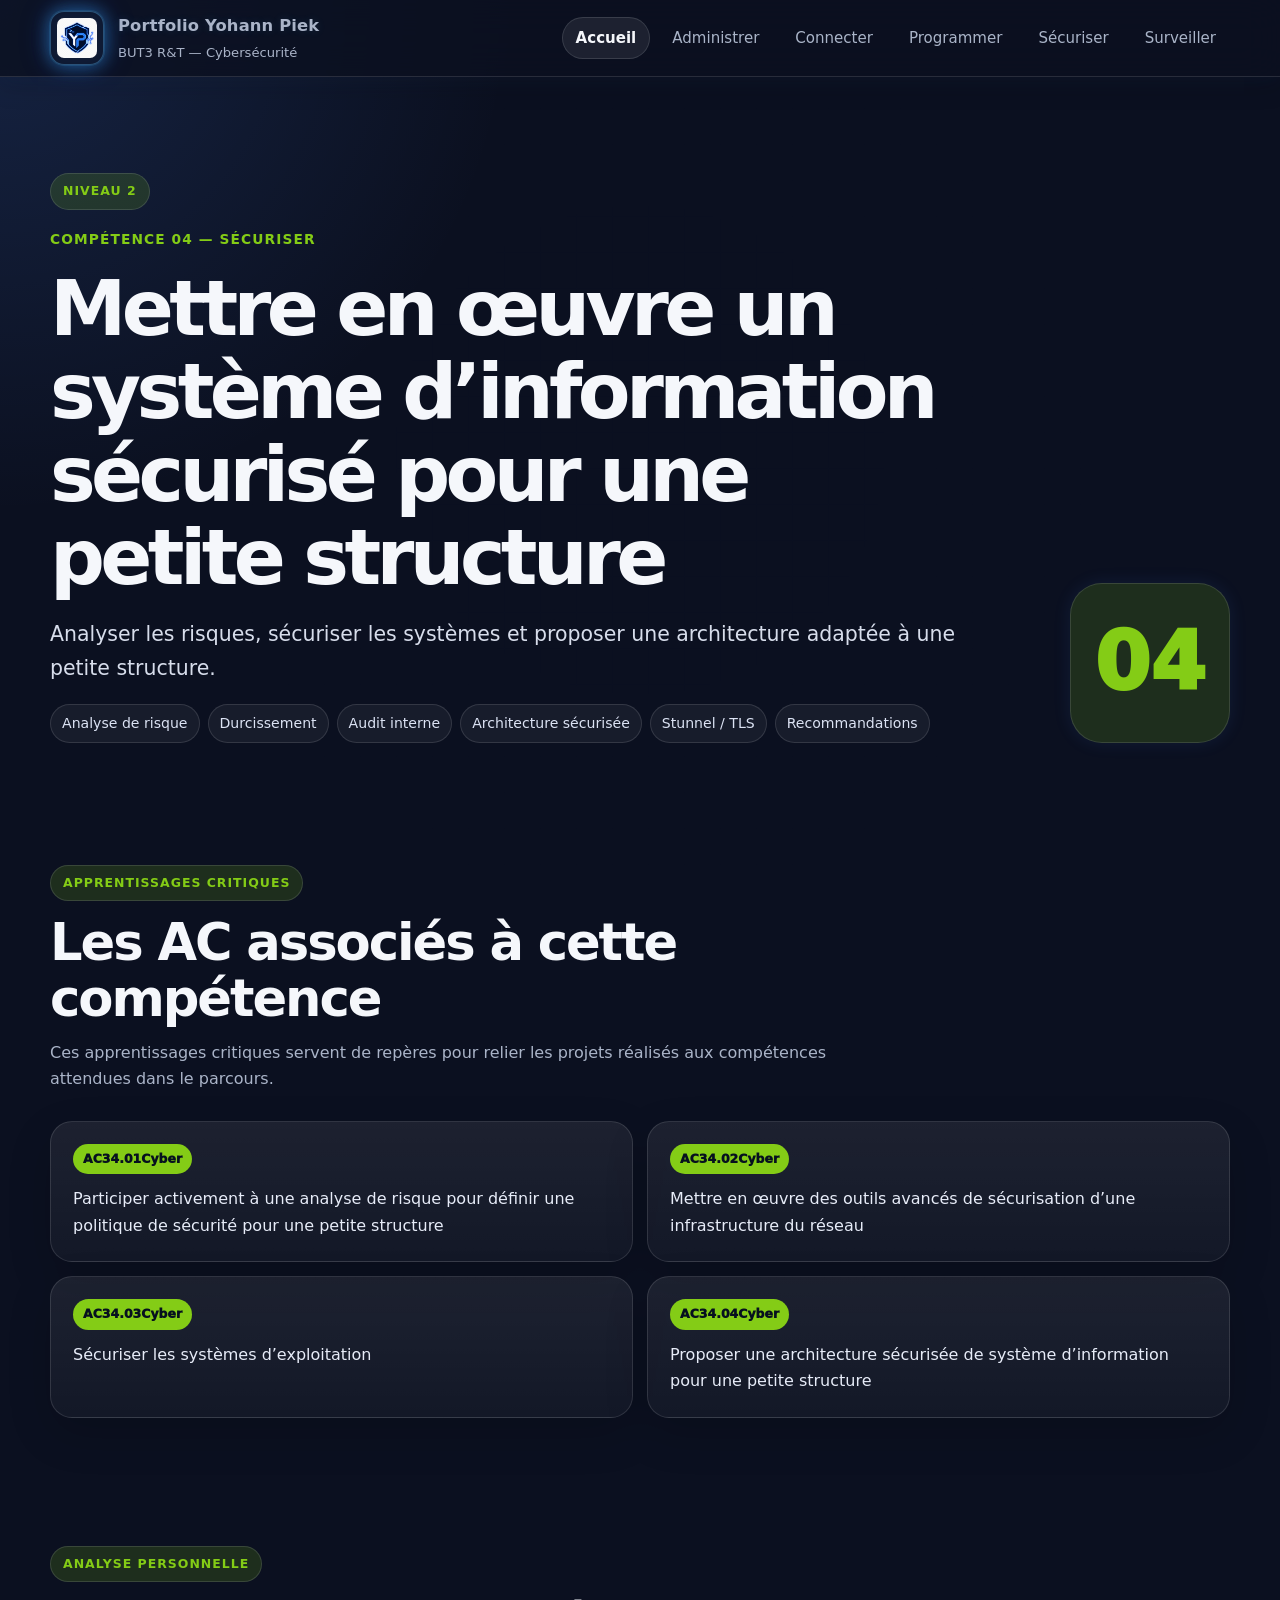
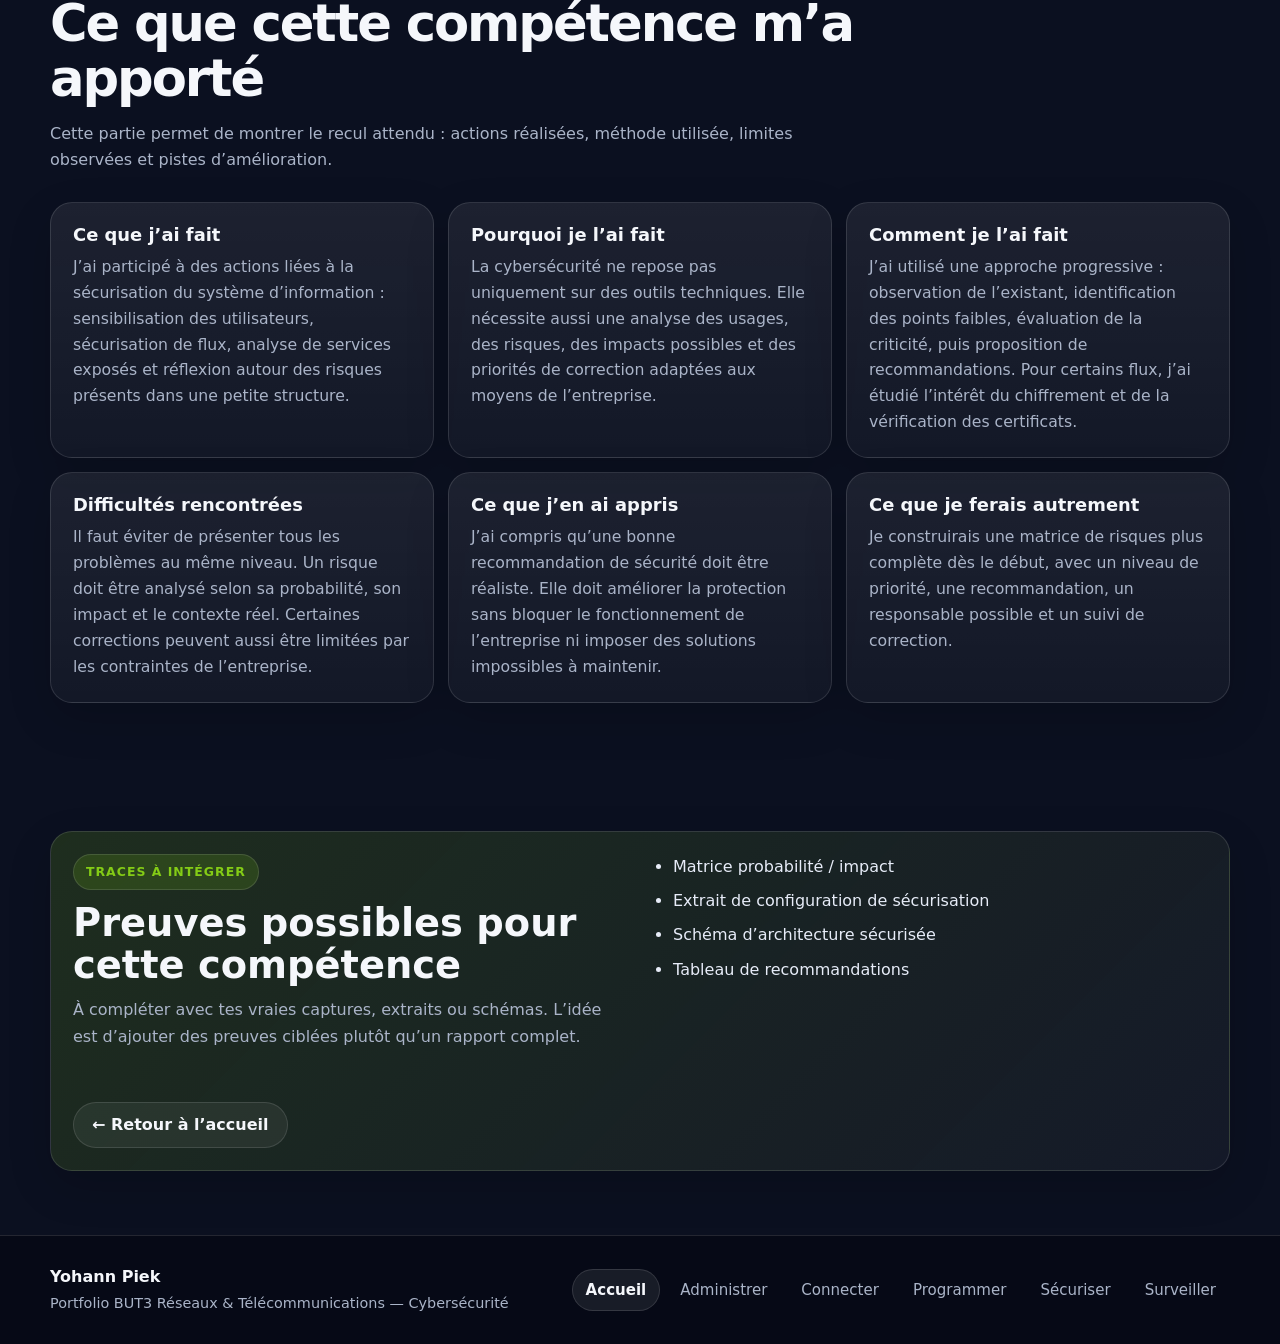
<file: securiser.html>
<!DOCTYPE html>
<html lang="fr">
<head>
  <meta charset="UTF-8" />
  <meta name="viewport" content="width=device-width, initial-scale=1.0" />
  <title>Sécuriser — Portfolio Yohann Piek</title>
  <meta name="description" content="Compétence Sécuriser du portfolio BUT3 R&T Cybersécurité de Yohann Piek." />
  <link rel="stylesheet" href="css/styles.css" />
  <link rel="icon" type="image/png" href="images/logo-yp-neon.png" />
</head>
<body class="theme-green">
  <header class="site-header">
    <nav class="container navbar">
      <a class="logo" href="index.html#accueil" aria-label="Retour à l’accueil">
        <img class="logo-mark" src="images/logo-yp-neon.png" alt="Logo du portfolio" />
        <span class="logo-text">
          <strong>Portfolio Yohann Piek</strong>
          <span>BUT3 R&T — Cybersécurité</span>
        </span>
      </a>
      <div class="menu" aria-label="Navigation principale">
        <a class="home-link" href="index.html#accueil">Accueil</a><a href="administrer.html">Administrer</a><a href="connecter.html">Connecter</a><a href="programmer.html">Programmer</a><a href="securiser.html">Sécuriser</a><a href="surveiller.html">Surveiller</a>
      </div>
    </nav>
  </header>

  <main>
    <section class="container page-hero">
      <div class="page-hero-content">
        <span class="badge">Niveau 2</span>
        <p class="competence-label">Compétence 04 — Sécuriser</p>
        <h1>Mettre en œuvre un système d’information sécurisé pour une petite structure</h1>
        <p class="lead">Analyser les risques, sécuriser les systèmes et proposer une architecture adaptée à une petite structure.</p>
        <div class="tag-list"><span class="tag">Analyse de risque</span><span class="tag">Durcissement</span><span class="tag">Audit interne</span><span class="tag">Architecture sécurisée</span><span class="tag">Stunnel / TLS</span><span class="tag">Recommandations</span></div>
      </div>
      <div class="page-index">04</div>
    </section>

    <section class="container block">
      <div class="section-heading">
        <span class="eyebrow">Apprentissages critiques</span>
        <h2>Les AC associés à cette compétence</h2>
        <p>Ces apprentissages critiques servent de repères pour relier les projets réalisés aux compétences attendues dans le parcours.</p>
      </div>
      <div class="ac-grid">
        <article class="ac-card">
          <span>AC34.01Cyber</span>
          <p>Participer activement à une analyse de risque pour définir une politique de sécurité pour une petite structure</p>
        </article>
<article class="ac-card">
          <span>AC34.02Cyber</span>
          <p>Mettre en œuvre des outils avancés de sécurisation d’une infrastructure du réseau</p>
        </article>
<article class="ac-card">
          <span>AC34.03Cyber</span>
          <p>Sécuriser les systèmes d’exploitation</p>
        </article>
<article class="ac-card">
          <span>AC34.04Cyber</span>
          <p>Proposer une architecture sécurisée de système d’information pour une petite structure</p>
        </article>
      </div>
    </section>

    <section class="container block">
      <div class="section-heading">
        <span class="eyebrow">Analyse personnelle</span>
        <h2>Ce que cette compétence m’a apporté</h2>
        <p>Cette partie permet de montrer le recul attendu : actions réalisées, méthode utilisée, limites observées et pistes d’amélioration.</p>
      </div>
      <div class="reflection-grid">
        <article class="reflection-card">
          <h3>Ce que j’ai fait</h3>
          <p>J’ai participé à des actions liées à la sécurisation du système d’information : sensibilisation des utilisateurs, sécurisation de flux, analyse de services exposés et réflexion autour des risques présents dans une petite structure.</p>
        </article>
<article class="reflection-card">
          <h3>Pourquoi je l’ai fait</h3>
          <p>La cybersécurité ne repose pas uniquement sur des outils techniques. Elle nécessite aussi une analyse des usages, des risques, des impacts possibles et des priorités de correction adaptées aux moyens de l’entreprise.</p>
        </article>
<article class="reflection-card">
          <h3>Comment je l’ai fait</h3>
          <p>J’ai utilisé une approche progressive : observation de l’existant, identification des points faibles, évaluation de la criticité, puis proposition de recommandations. Pour certains flux, j’ai étudié l’intérêt du chiffrement et de la vérification des certificats.</p>
        </article>
<article class="reflection-card">
          <h3>Difficultés rencontrées</h3>
          <p>Il faut éviter de présenter tous les problèmes au même niveau. Un risque doit être analysé selon sa probabilité, son impact et le contexte réel. Certaines corrections peuvent aussi être limitées par les contraintes de l’entreprise.</p>
        </article>
<article class="reflection-card">
          <h3>Ce que j’en ai appris</h3>
          <p>J’ai compris qu’une bonne recommandation de sécurité doit être réaliste. Elle doit améliorer la protection sans bloquer le fonctionnement de l’entreprise ni imposer des solutions impossibles à maintenir.</p>
        </article>
<article class="reflection-card">
          <h3>Ce que je ferais autrement</h3>
          <p>Je construirais une matrice de risques plus complète dès le début, avec un niveau de priorité, une recommandation, un responsable possible et un suivi de correction.</p>
        </article>
      </div>
    </section>

    <section class="container block trace-section">
      <div class="trace-card">
        <div>
          <span class="eyebrow">Traces à intégrer</span>
          <h2>Preuves possibles pour cette compétence</h2>
          <p>À compléter avec tes vraies captures, extraits ou schémas. L’idée est d’ajouter des preuves ciblées plutôt qu’un rapport complet.</p>
        </div>
        <ul>
          <li>Matrice probabilité / impact</li><li>Extrait de configuration de sécurisation</li><li>Schéma d’architecture sécurisée</li><li>Tableau de recommandations</li>
        </ul>
        <div class="back-home-wrap">
          <a class="back-home-btn" href="index.html#accueil">← Retour à l’accueil</a>
        </div>
      </div>
    </section>
  </main>

  <footer class="site-footer">
    <div class="container footer-inner">
      <div>
        <strong>Yohann Piek</strong>
        <span>Portfolio BUT3 Réseaux & Télécommunications — Cybersécurité</span>
      </div>
      <nav class="footer-links" aria-label="Navigation secondaire">
        <a class="home-link" href="index.html#accueil">Accueil</a><a href="administrer.html">Administrer</a><a href="connecter.html">Connecter</a><a href="programmer.html">Programmer</a><a href="securiser.html">Sécuriser</a><a href="surveiller.html">Surveiller</a>
      </nav>
    </div>
  </footer>
</body>
</html>
</file>
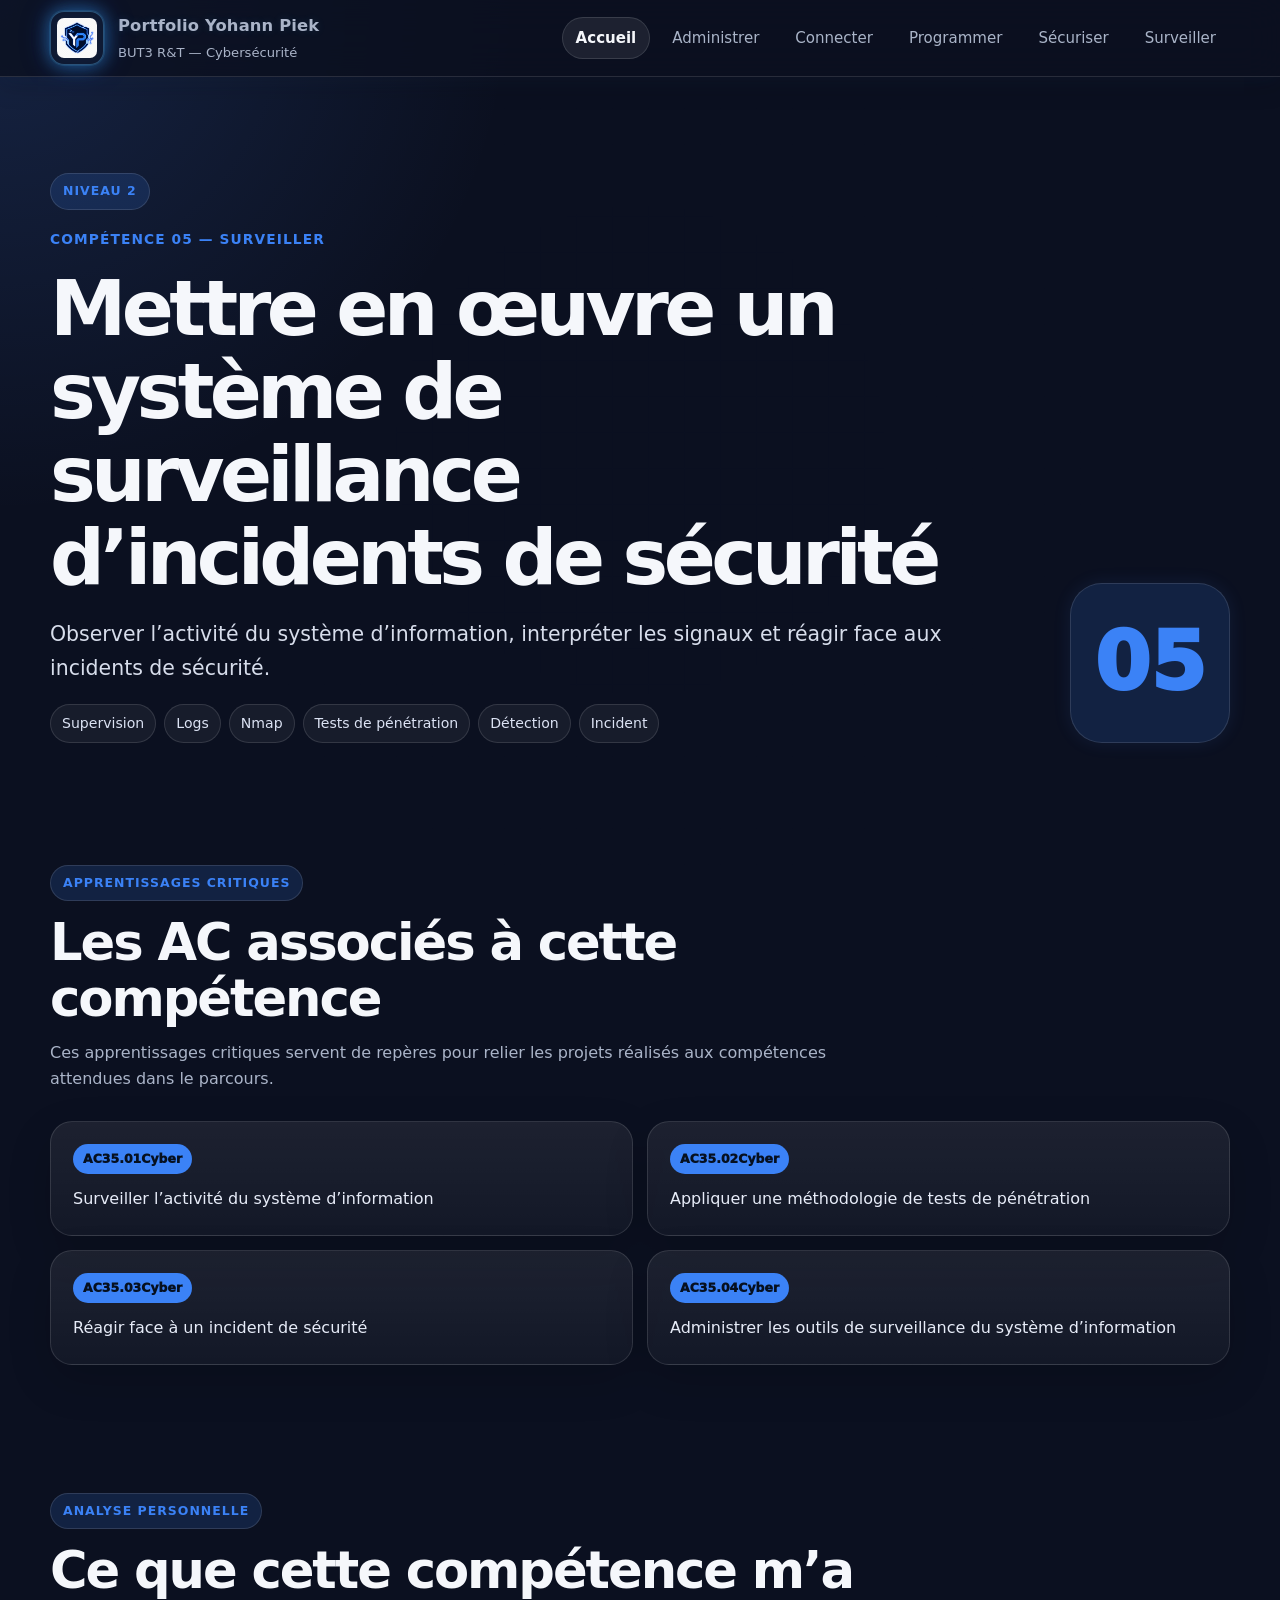
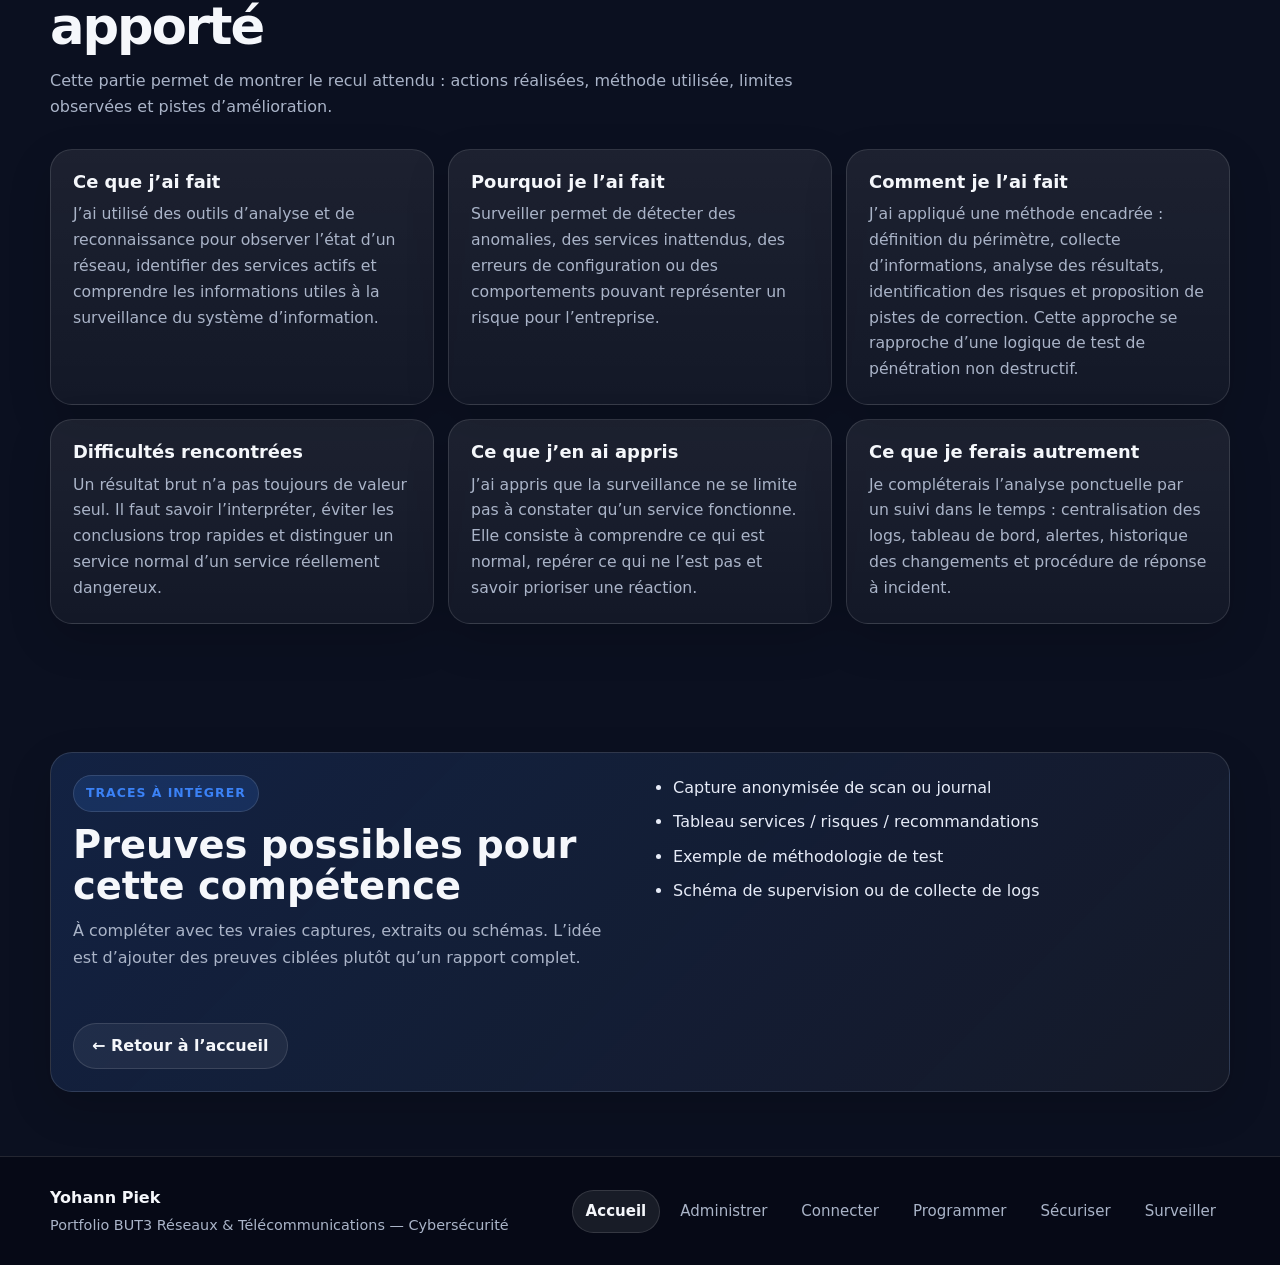
<file: surveiller.html>
<!DOCTYPE html>
<html lang="fr">
<head>
  <meta charset="UTF-8" />
  <meta name="viewport" content="width=device-width, initial-scale=1.0" />
  <title>Surveiller — Portfolio Yohann Piek</title>
  <meta name="description" content="Compétence Surveiller du portfolio BUT3 R&T Cybersécurité de Yohann Piek." />
  <link rel="stylesheet" href="css/styles.css" />
  <link rel="icon" type="image/png" href="images/logo-yp-neon.png" />
</head>
<body class="theme-blue">
  <header class="site-header">
    <nav class="container navbar">
      <a class="logo" href="index.html#accueil" aria-label="Retour à l’accueil">
        <img class="logo-mark" src="images/logo-yp-neon.png" alt="Logo du portfolio" />
        <span class="logo-text">
          <strong>Portfolio Yohann Piek</strong>
          <span>BUT3 R&T — Cybersécurité</span>
        </span>
      </a>
      <div class="menu" aria-label="Navigation principale">
        <a class="home-link" href="index.html#accueil">Accueil</a><a href="administrer.html">Administrer</a><a href="connecter.html">Connecter</a><a href="programmer.html">Programmer</a><a href="securiser.html">Sécuriser</a><a href="surveiller.html">Surveiller</a>
      </div>
    </nav>
  </header>

  <main>
    <section class="container page-hero">
      <div class="page-hero-content">
        <span class="badge">Niveau 2</span>
        <p class="competence-label">Compétence 05 — Surveiller</p>
        <h1>Mettre en œuvre un système de surveillance d’incidents de sécurité</h1>
        <p class="lead">Observer l’activité du système d’information, interpréter les signaux et réagir face aux incidents de sécurité.</p>
        <div class="tag-list"><span class="tag">Supervision</span><span class="tag">Logs</span><span class="tag">Nmap</span><span class="tag">Tests de pénétration</span><span class="tag">Détection</span><span class="tag">Incident</span></div>
      </div>
      <div class="page-index">05</div>
    </section>

    <section class="container block">
      <div class="section-heading">
        <span class="eyebrow">Apprentissages critiques</span>
        <h2>Les AC associés à cette compétence</h2>
        <p>Ces apprentissages critiques servent de repères pour relier les projets réalisés aux compétences attendues dans le parcours.</p>
      </div>
      <div class="ac-grid">
        <article class="ac-card">
          <span>AC35.01Cyber</span>
          <p>Surveiller l’activité du système d’information</p>
        </article>
<article class="ac-card">
          <span>AC35.02Cyber</span>
          <p>Appliquer une méthodologie de tests de pénétration</p>
        </article>
<article class="ac-card">
          <span>AC35.03Cyber</span>
          <p>Réagir face à un incident de sécurité</p>
        </article>
<article class="ac-card">
          <span>AC35.04Cyber</span>
          <p>Administrer les outils de surveillance du système d’information</p>
        </article>
      </div>
    </section>

    <section class="container block">
      <div class="section-heading">
        <span class="eyebrow">Analyse personnelle</span>
        <h2>Ce que cette compétence m’a apporté</h2>
        <p>Cette partie permet de montrer le recul attendu : actions réalisées, méthode utilisée, limites observées et pistes d’amélioration.</p>
      </div>
      <div class="reflection-grid">
        <article class="reflection-card">
          <h3>Ce que j’ai fait</h3>
          <p>J’ai utilisé des outils d’analyse et de reconnaissance pour observer l’état d’un réseau, identifier des services actifs et comprendre les informations utiles à la surveillance du système d’information.</p>
        </article>
<article class="reflection-card">
          <h3>Pourquoi je l’ai fait</h3>
          <p>Surveiller permet de détecter des anomalies, des services inattendus, des erreurs de configuration ou des comportements pouvant représenter un risque pour l’entreprise.</p>
        </article>
<article class="reflection-card">
          <h3>Comment je l’ai fait</h3>
          <p>J’ai appliqué une méthode encadrée : définition du périmètre, collecte d’informations, analyse des résultats, identification des risques et proposition de pistes de correction. Cette approche se rapproche d’une logique de test de pénétration non destructif.</p>
        </article>
<article class="reflection-card">
          <h3>Difficultés rencontrées</h3>
          <p>Un résultat brut n’a pas toujours de valeur seul. Il faut savoir l’interpréter, éviter les conclusions trop rapides et distinguer un service normal d’un service réellement dangereux.</p>
        </article>
<article class="reflection-card">
          <h3>Ce que j’en ai appris</h3>
          <p>J’ai appris que la surveillance ne se limite pas à constater qu’un service fonctionne. Elle consiste à comprendre ce qui est normal, repérer ce qui ne l’est pas et savoir prioriser une réaction.</p>
        </article>
<article class="reflection-card">
          <h3>Ce que je ferais autrement</h3>
          <p>Je compléterais l’analyse ponctuelle par un suivi dans le temps : centralisation des logs, tableau de bord, alertes, historique des changements et procédure de réponse à incident.</p>
        </article>
      </div>
    </section>

    <section class="container block trace-section">
      <div class="trace-card">
        <div>
          <span class="eyebrow">Traces à intégrer</span>
          <h2>Preuves possibles pour cette compétence</h2>
          <p>À compléter avec tes vraies captures, extraits ou schémas. L’idée est d’ajouter des preuves ciblées plutôt qu’un rapport complet.</p>
        </div>
        <ul>
          <li>Capture anonymisée de scan ou journal</li><li>Tableau services / risques / recommandations</li><li>Exemple de méthodologie de test</li><li>Schéma de supervision ou de collecte de logs</li>
        </ul>
        <div class="back-home-wrap">
          <a class="back-home-btn" href="index.html#accueil">← Retour à l’accueil</a>
        </div>
      </div>
    </section>
  </main>

  <footer class="site-footer">
    <div class="container footer-inner">
      <div>
        <strong>Yohann Piek</strong>
        <span>Portfolio BUT3 Réseaux & Télécommunications — Cybersécurité</span>
      </div>
      <nav class="footer-links" aria-label="Navigation secondaire">
        <a class="home-link" href="index.html#accueil">Accueil</a><a href="administrer.html">Administrer</a><a href="connecter.html">Connecter</a><a href="programmer.html">Programmer</a><a href="securiser.html">Sécuriser</a><a href="surveiller.html">Surveiller</a>
      </nav>
    </div>
  </footer>
</body>
</html>
</file>
<file: css/styles.css>
:root {
  --bg: #0b1020;
  --panel: #11172a;
  --panel-2: #161e35;
  --text: #f5f7fb;
  --muted: #aab4c8;
  --line: rgba(255,255,255,.12);
  --accent: #4f8cff;
  --accent-soft: rgba(79,140,255,.16);
  --shadow: 0 24px 70px rgba(0,0,0,.32);
  --radius: 24px;
  --container: 1180px;
}

* { box-sizing: border-box; }
html { scroll-behavior: smooth; }
body {
  margin: 0;
  font-family: Inter, ui-sans-serif, system-ui, -apple-system, BlinkMacSystemFont, "Segoe UI", Arial, sans-serif;
  background: radial-gradient(circle at top left, rgba(79,140,255,.16), transparent 32rem), var(--bg);
  color: var(--text);
  line-height: 1.65;
}
a { color: inherit; text-decoration: none; }
p { margin: 0; color: var(--muted); }
.container { width: min(var(--container), calc(100% - 40px)); margin: 0 auto; }

.site-header {
  position: sticky;
  top: 0;
  z-index: 20;
  backdrop-filter: blur(18px);
  background: rgba(11,16,32,.82);
  border-bottom: 1px solid var(--line);
}
.navbar {
  min-height: 76px;
  display: flex;
  align-items: center;
  justify-content: space-between;
  gap: 24px;
}
.logo { display: grid; gap: 2px; }
.logo strong { font-size: 1.02rem; letter-spacing: .01em; }
.logo span { color: var(--muted); font-size: .82rem; }
.menu { display: flex; flex-wrap: wrap; justify-content: flex-end; gap: 8px; }
.menu a, .footer-links a {
  color: var(--muted);
  border: 1px solid transparent;
  border-radius: 999px;
  padding: 8px 13px;
  transition: .18s ease;
  font-size: .94rem;
}
.menu a:hover, .footer-links a:hover {
  color: var(--text);
  border-color: var(--line);
  background: rgba(255,255,255,.06);
}

.hero-simple {
  min-height: calc(100vh - 76px);
  display: grid;
  grid-template-columns: 1.35fr .75fr;
  align-items: center;
  gap: 46px;
  padding: 86px 0;
}
.badge, .eyebrow {
  display: inline-flex;
  width: fit-content;
  align-items: center;
  gap: 8px;
  color: var(--accent);
  background: var(--accent-soft);
  border: 1px solid rgba(255,255,255,.12);
  border-radius: 999px;
  padding: 7px 12px;
  font-size: .78rem;
  font-weight: 800;
  letter-spacing: .08em;
  text-transform: uppercase;
}
h1, h2, h3 { line-height: 1.08; margin: 0; }
.hero-text h1 {
  margin: 22px 0 22px;
  font-size: clamp(3rem, 8vw, 6.8rem);
  letter-spacing: -.07em;
}
.hero-text h1 span, .section-heading h2 span { color: var(--accent); }
.lead { font-size: clamp(1.05rem, 1.6vw, 1.28rem); color: #d7ddeb; }
.hero-text > p + p { margin-top: 16px; max-width: 830px; }
.hero-actions { display: flex; flex-wrap: wrap; gap: 12px; margin-top: 32px; }
.btn {
  display: inline-flex;
  align-items: center;
  justify-content: center;
  min-height: 48px;
  padding: 0 20px;
  border-radius: 999px;
  font-weight: 800;
  border: 1px solid var(--line);
}
.btn-primary { background: var(--accent); color: #06101f; border-color: transparent; }
.btn-secondary { background: rgba(255,255,255,.06); color: var(--text); }
.identity-card {
  background: linear-gradient(180deg, rgba(255,255,255,.08), rgba(255,255,255,.04));
  border: 1px solid var(--line);
  border-radius: var(--radius);
  padding: 28px;
  box-shadow: var(--shadow);
}
.identity-card h2 { margin-bottom: 20px; font-size: 1.6rem; }
dl { margin: 0; display: grid; gap: 14px; }
dl div {
  padding: 14px;
  border-radius: 16px;
  background: rgba(255,255,255,.05);
  border: 1px solid rgba(255,255,255,.08);
}
dt { color: var(--accent); font-size: .78rem; text-transform: uppercase; font-weight: 900; letter-spacing: .08em; }
dd { margin: 4px 0 0; color: var(--text); font-weight: 650; }

.block { padding: 64px 0; }
.section-heading { display: grid; gap: 14px; max-width: 820px; margin-bottom: 28px; }
.section-heading.compact { text-align: center; place-items: center; margin-left: auto; margin-right: auto; }
.section-heading h2 { font-size: clamp(2rem, 4vw, 3.2rem); letter-spacing: -.04em; }
.competencies-footer { padding: 20px 0 88px; }
.home-skills-grid {
  display: grid;
  grid-template-columns: repeat(5, 1fr);
  gap: 14px;
}
.home-skill {
  min-height: 174px;
  display: flex;
  flex-direction: column;
  justify-content: space-between;
  gap: 12px;
  padding: 20px;
  border: 1px solid var(--line);
  border-radius: 22px;
  background: var(--panel);
  box-shadow: 0 14px 40px rgba(0,0,0,.18);
  transition: transform .18s ease, border-color .18s ease, background .18s ease;
}
.home-skill:hover { transform: translateY(-5px); border-color: color-mix(in srgb, var(--accent), white 25%); background: var(--panel-2); }
.skill-number { color: var(--accent); font-weight: 900; }
.home-skill strong { font-size: 1.3rem; }
.home-skill em { color: var(--muted); font-style: normal; font-size: .92rem; line-height: 1.35; }

.page-hero {
  min-height: 440px;
  display: grid;
  grid-template-columns: 1fr auto;
  align-items: end;
  gap: 36px;
  padding: 96px 0 58px;
}
.page-hero-content {
  max-width: 920px;
  display: grid;
  gap: 18px;
}
.competence-label { color: var(--accent); font-weight: 900; text-transform: uppercase; letter-spacing: .08em; font-size: .86rem; }
.page-hero h1 { font-size: clamp(2.65rem, 6vw, 5.5rem); letter-spacing: -.06em; }
.page-index {
  width: clamp(96px, 13vw, 160px);
  height: clamp(96px, 13vw, 160px);
  border-radius: 32px;
  display: grid;
  place-items: center;
  color: var(--accent);
  background: var(--accent-soft);
  border: 1px solid var(--line);
  font-size: clamp(2.6rem, 7vw, 5rem);
  font-weight: 950;
  line-height: 1;
}
.tag-list { display: flex; flex-wrap: wrap; gap: 8px; }
.tag {
  display: inline-flex;
  border-radius: 999px;
  border: 1px solid var(--line);
  background: rgba(255,255,255,.05);
  color: #dce3f4;
  padding: 7px 11px;
  font-size: .88rem;
}
.ac-grid {
  display: grid;
  grid-template-columns: repeat(2, 1fr);
  gap: 14px;
}
.ac-card, .reflection-card, .trace-card {
  background: linear-gradient(180deg, rgba(255,255,255,.075), rgba(255,255,255,.035));
  border: 1px solid var(--line);
  border-radius: 22px;
  padding: 22px;
  box-shadow: 0 16px 44px rgba(0,0,0,.16);
}
.ac-card span {
  display: inline-flex;
  color: #06101f;
  background: var(--accent);
  border-radius: 999px;
  padding: 5px 10px;
  font-weight: 950;
  font-size: .78rem;
  margin-bottom: 12px;
}
.ac-card p { color: #e7ecf8; }
.reflection-grid {
  display: grid;
  grid-template-columns: repeat(3, 1fr);
  gap: 14px;
}
.reflection-card h3 { color: var(--text); font-size: 1.12rem; margin-bottom: 10px; }
.reflection-card p { font-size: .98rem; }
.trace-card {
  display: grid;
  grid-template-columns: 1fr 1fr;
  gap: 26px;
  align-items: start;
  background: linear-gradient(135deg, var(--accent-soft), rgba(255,255,255,.04));
}
.trace-card h2 { margin: 12px 0; font-size: clamp(1.8rem, 3vw, 2.55rem); }
.trace-card ul { margin: 0; padding-left: 20px; color: #e7ecf8; display: grid; gap: 8px; }

.site-footer {
  border-top: 1px solid var(--line);
  background: rgba(5,8,18,.72);
  padding: 28px 0;
}
.footer-inner {
  display: flex;
  justify-content: space-between;
  align-items: center;
  gap: 18px;
}
.footer-inner > div { display: grid; gap: 2px; }
.footer-inner span { color: var(--muted); font-size: .9rem; }
.footer-links { display: flex; flex-wrap: wrap; justify-content: flex-end; gap: 6px; }

.theme-red { --accent: #ef4444; --accent-soft: rgba(239,68,68,.16); }
.theme-orange { --accent: #fb923c; --accent-soft: rgba(251,146,60,.16); }
.theme-yellow { --accent: #facc15; --accent-soft: rgba(250,204,21,.15); }
.theme-green { --accent: #84cc16; --accent-soft: rgba(132,204,22,.16); }
.theme-blue { --accent: #3b82f6; --accent-soft: rgba(59,130,246,.16); }

@media (max-width: 980px) {
  .navbar, .footer-inner { align-items: flex-start; flex-direction: column; }
  .menu, .footer-links { justify-content: flex-start; }
  .hero-simple { grid-template-columns: 1fr; min-height: auto; }
  .home-skills-grid { grid-template-columns: repeat(2, 1fr); }
  .page-hero { grid-template-columns: 1fr; }
  .page-index { display: none; }
  .ac-grid, .reflection-grid, .trace-card { grid-template-columns: 1fr; }
}
@media (max-width: 620px) {
  .container { width: min(var(--container), calc(100% - 28px)); }
  .menu a, .footer-links a { padding: 7px 10px; font-size: .86rem; }
  .hero-simple { padding: 52px 0; }
  .home-skills-grid { grid-template-columns: 1fr; }
  .block { padding: 44px 0; }
  .page-hero { padding: 56px 0 32px; min-height: auto; }
}


.logo {
  display: inline-flex;
  align-items: center;
  gap: 14px;
}
.logo-mark {
  width: 54px;
  height: 54px;
  object-fit: contain;
  border-radius: 14px;
  background: rgba(255,255,255,.06);
  border: 1px solid rgba(255,255,255,.12);
  padding: 6px;
  flex-shrink: 0;
}
.logo-text {
  display: grid;
  gap: 2px;
}
.home-link {
  color: var(--text) !important;
  border-color: var(--line) !important;
  background: rgba(255,255,255,.08);
  font-weight: 700;
}
.home-link:hover {
  background: var(--accent-soft) !important;
}
.back-home-wrap {
  margin-top: 26px;
}
.back-home-btn {
  display: inline-flex;
  align-items: center;
  justify-content: center;
  min-height: 46px;
  padding: 0 18px;
  border-radius: 999px;
  font-weight: 800;
  border: 1px solid var(--line);
  background: rgba(255,255,255,.06);
  color: var(--text);
}
.back-home-btn:hover {
  background: var(--accent-soft);
}


body {
  cursor: url("../images/cursor-neon.svg") 10 10, auto;
}
a, button, .btn, .home-skill, .menu a, .footer-links a, .back-home-btn, .logo {
  cursor: url("../images/cursor-neon-hover.svg") 10 10, pointer;
}
.site-header,
.identity-card,
.home-skill,
.ac-card,
.reflection-card,
.trace-card,
.btn,
.menu a,
.footer-links a,
.back-home-btn,
.logo-mark,
.page-index,
.tag,
.badge,
.eyebrow {
  transition: transform .22s ease, box-shadow .22s ease, border-color .22s ease, background .22s ease, filter .22s ease, color .22s ease;
}
.logo-mark {
  background: rgba(15, 25, 49, .88);
  border-color: rgba(95, 188, 255, .35);
  box-shadow: 0 0 0 1px rgba(86,199,255,.12), 0 0 18px rgba(47,148,255,.28), 0 0 34px rgba(18,95,255,.18);
  filter: drop-shadow(0 0 8px rgba(86,199,255,.28));
}
.logo:hover .logo-mark {
  transform: translateY(-1px) scale(1.03);
  box-shadow: 0 0 0 1px rgba(86,199,255,.18), 0 0 18px rgba(86,199,255,.38), 0 0 42px rgba(18,95,255,.32);
  filter: drop-shadow(0 0 12px rgba(86,199,255,.45));
}
.logo strong {
  text-shadow: 0 0 10px rgba(86,199,255,.12);
}
.menu a:hover, .footer-links a:hover, .home-link:hover,
.btn:hover, .back-home-btn:hover, .tag:hover {
  box-shadow: 0 0 0 1px rgba(255,255,255,.08) inset, 0 0 16px color-mix(in srgb, var(--accent), transparent 55%), 0 0 32px color-mix(in srgb, var(--accent), transparent 75%);
}
.btn:hover, .back-home-btn:hover {
  transform: translateY(-2px);
}
.identity-card:hover,
.ac-card:hover,
.reflection-card:hover,
.trace-card:hover {
  border-color: color-mix(in srgb, var(--accent), white 24%);
  box-shadow: 0 0 0 1px rgba(255,255,255,.03) inset, 0 0 18px color-mix(in srgb, var(--accent), transparent 60%), 0 18px 44px rgba(0,0,0,.22);
  transform: translateY(-3px);
}
.home-skill:hover {
  box-shadow: 0 0 0 1px rgba(255,255,255,.03) inset, 0 0 22px color-mix(in srgb, var(--accent), transparent 58%), 0 18px 44px rgba(0,0,0,.24);
}
.page-index:hover,
.badge:hover,
.eyebrow:hover {
  box-shadow: 0 0 18px color-mix(in srgb, var(--accent), transparent 55%), 0 0 34px color-mix(in srgb, var(--accent), transparent 74%);
}
.hero-actions .btn-primary {
  box-shadow: 0 0 18px rgba(79,140,255,.28), 0 0 34px rgba(79,140,255,.18);
}
.hero-actions .btn-primary:hover {
  box-shadow: 0 0 20px rgba(79,140,255,.45), 0 0 42px rgba(79,140,255,.28);
}


@keyframes neonPulse {
  0%, 100% {
    box-shadow: 0 0 0 1px rgba(86,199,255,.18), 0 0 16px rgba(47,148,255,.28), 0 0 34px rgba(18,95,255,.18);
    filter: drop-shadow(0 0 8px rgba(86,199,255,.30));
  }
  50% {
    box-shadow: 0 0 0 1px rgba(86,199,255,.24), 0 0 24px rgba(86,199,255,.40), 0 0 48px rgba(18,95,255,.26);
    filter: drop-shadow(0 0 12px rgba(86,199,255,.45));
  }
}

@keyframes subtleGlow {
  0%, 100% { text-shadow: 0 0 10px rgba(86,199,255,.12); }
  50% { text-shadow: 0 0 18px rgba(86,199,255,.22), 0 0 30px rgba(40,120,255,.10); }
}

@keyframes borderShimmer {
  0% { border-color: rgba(255,255,255,.10); }
  50% { border-color: color-mix(in srgb, var(--accent), white 18%); }
  100% { border-color: rgba(255,255,255,.10); }
}

body::before {
  content: "";
  position: fixed;
  inset: 0;
  pointer-events: none;
  background:
    linear-gradient(rgba(79,140,255,.05) 1px, transparent 1px),
    linear-gradient(90deg, rgba(79,140,255,.05) 1px, transparent 1px);
  background-size: 36px 36px;
  mask-image: radial-gradient(circle at center, rgba(0,0,0,.55), transparent 85%);
  opacity: .22;
  z-index: -1;
}

.logo-mark {
  animation: neonPulse 3.2s ease-in-out infinite;
}
.logo:hover .logo-mark {
  animation-duration: 1.7s;
}
.logo strong,
.hero-text h1 span,
.section-heading h2 span {
  animation: subtleGlow 4s ease-in-out infinite;
}
.site-header {
  box-shadow: 0 8px 24px rgba(0,0,0,.18), 0 0 20px rgba(79,140,255,.08);
}
.menu a,
.footer-links a,
.home-link,
.btn,
.back-home-btn,
.tag,
.badge,
.eyebrow,
.page-index,
.home-skill,
.identity-card,
.ac-card,
.reflection-card,
.trace-card {
  position: relative;
  overflow: hidden;
}
.menu a:hover, .footer-links a:hover, .home-link:hover,
.btn:hover, .back-home-btn:hover, .tag:hover,
.badge:hover, .eyebrow:hover, .page-index:hover {
  animation: borderShimmer 1.1s ease-in-out infinite;
}
.home-skill::after,
.ac-card::after,
.reflection-card::after,
.trace-card::after,
.identity-card::after {
  content: "";
  position: absolute;
  inset: 0;
  border-radius: inherit;
  pointer-events: none;
  background: linear-gradient(120deg, transparent 0%, rgba(86,199,255,.06) 48%, transparent 100%);
  transform: translateX(-120%);
  transition: transform .55s ease;
}
.home-skill:hover::after,
.ac-card:hover::after,
.reflection-card:hover::after,
.trace-card:hover::after,
.identity-card:hover::after {
  transform: translateX(120%);
}
.hero-actions .btn-secondary:hover {
  box-shadow: 0 0 18px rgba(86,199,255,.18), 0 0 32px rgba(79,140,255,.12);
}
.page-index {
  box-shadow: 0 0 18px rgba(79,140,255,.10);
}
</file>
